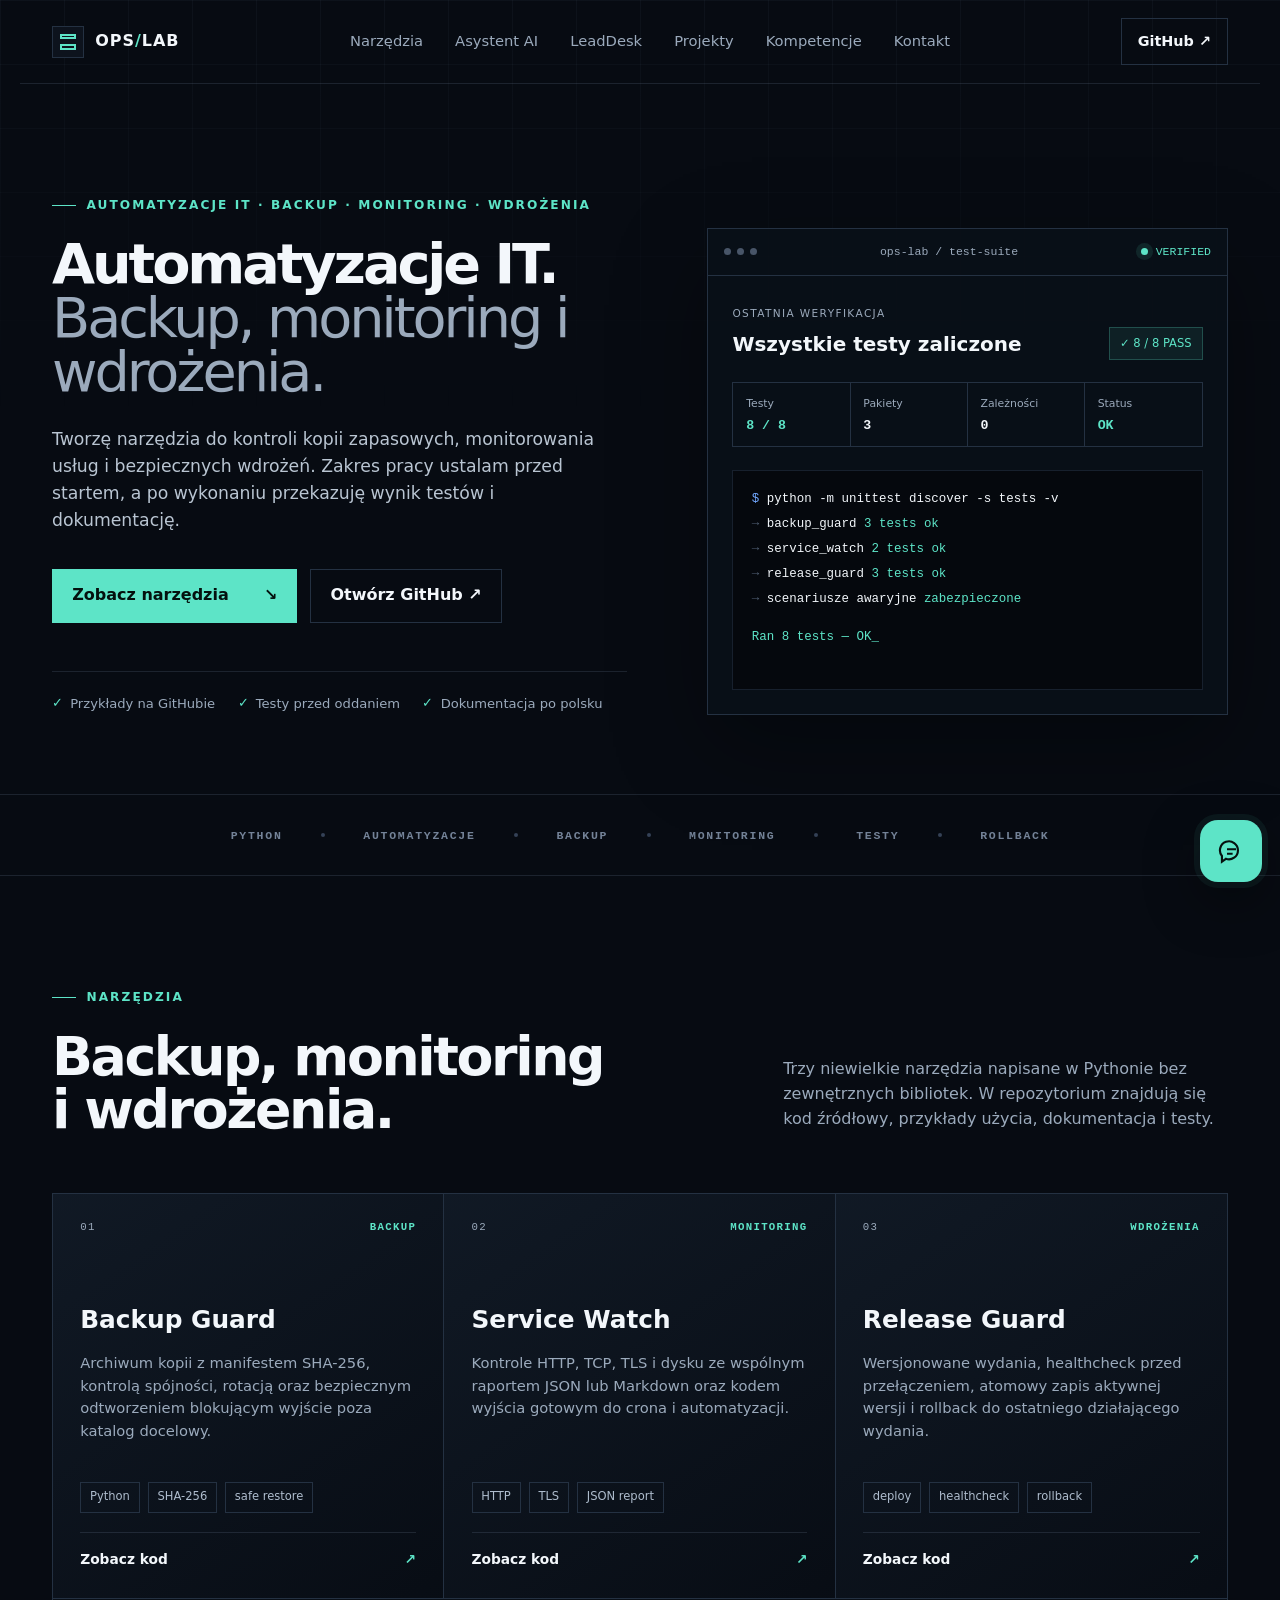
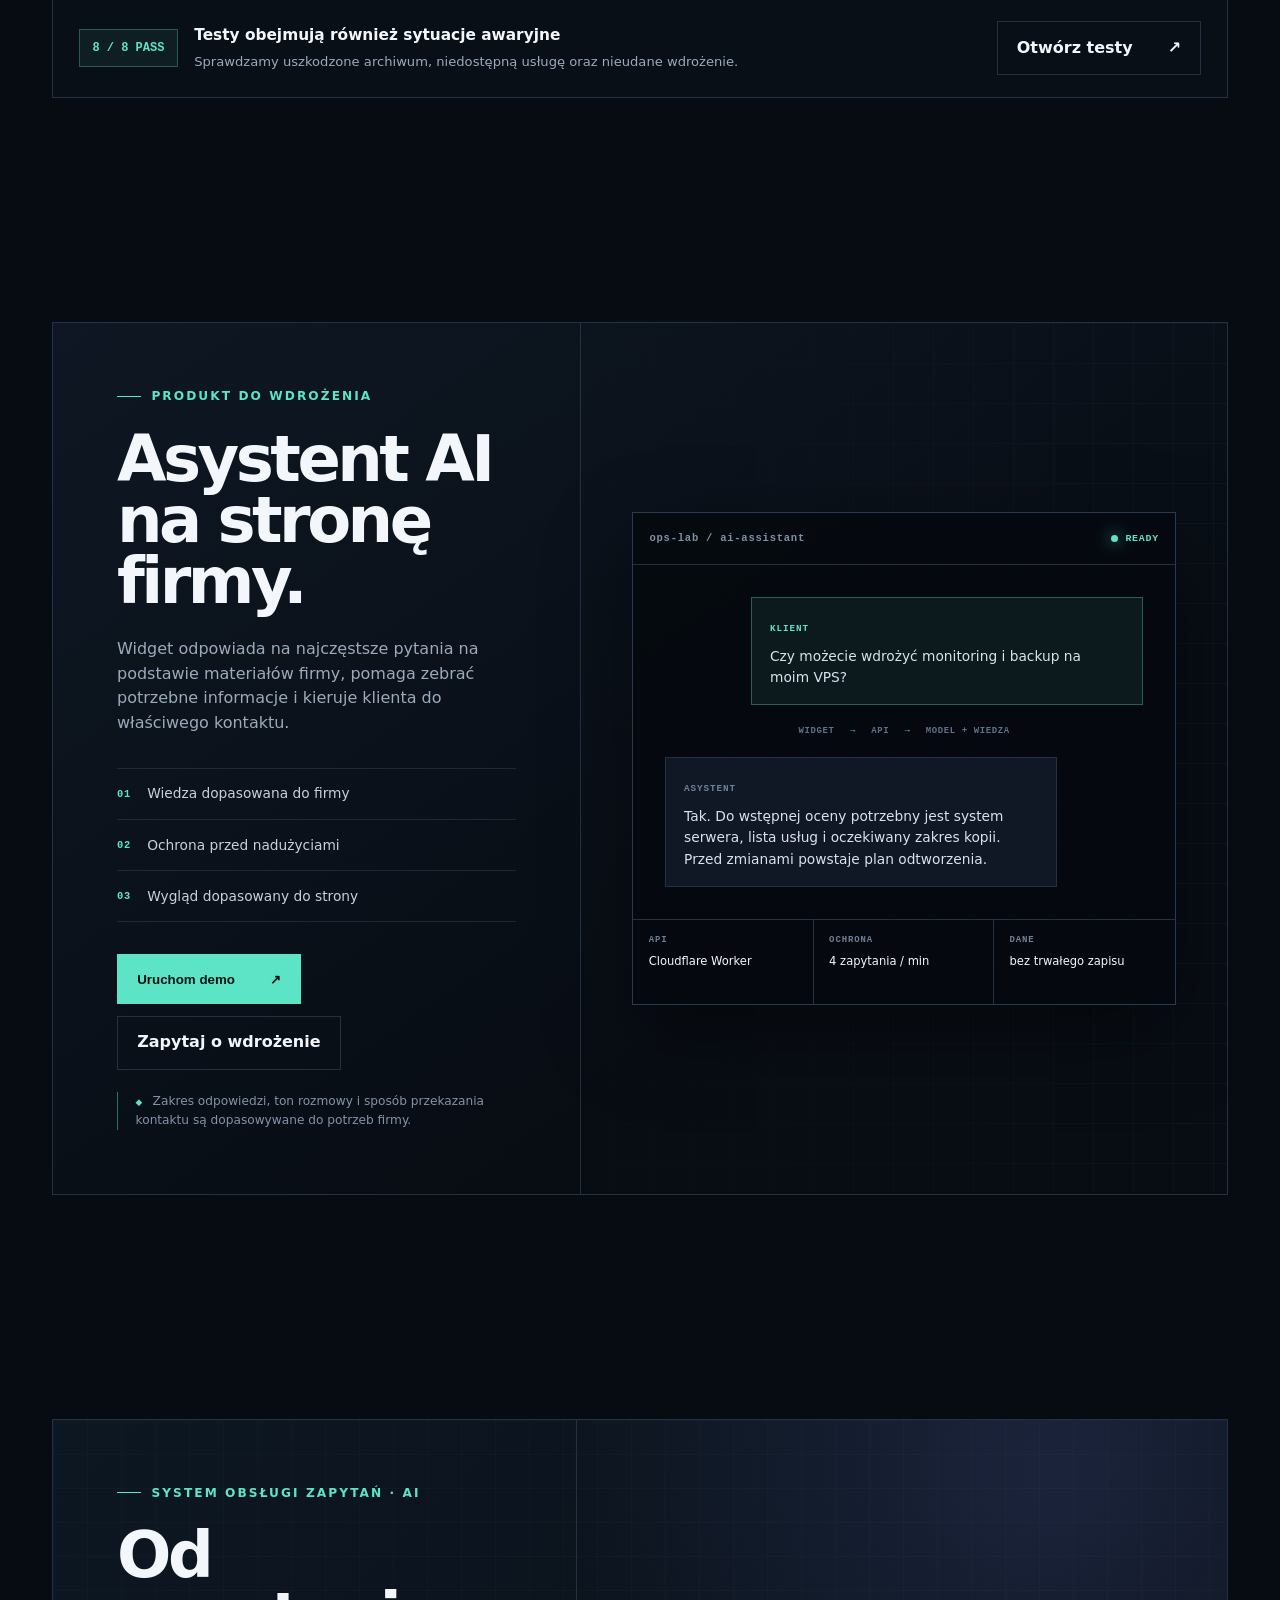
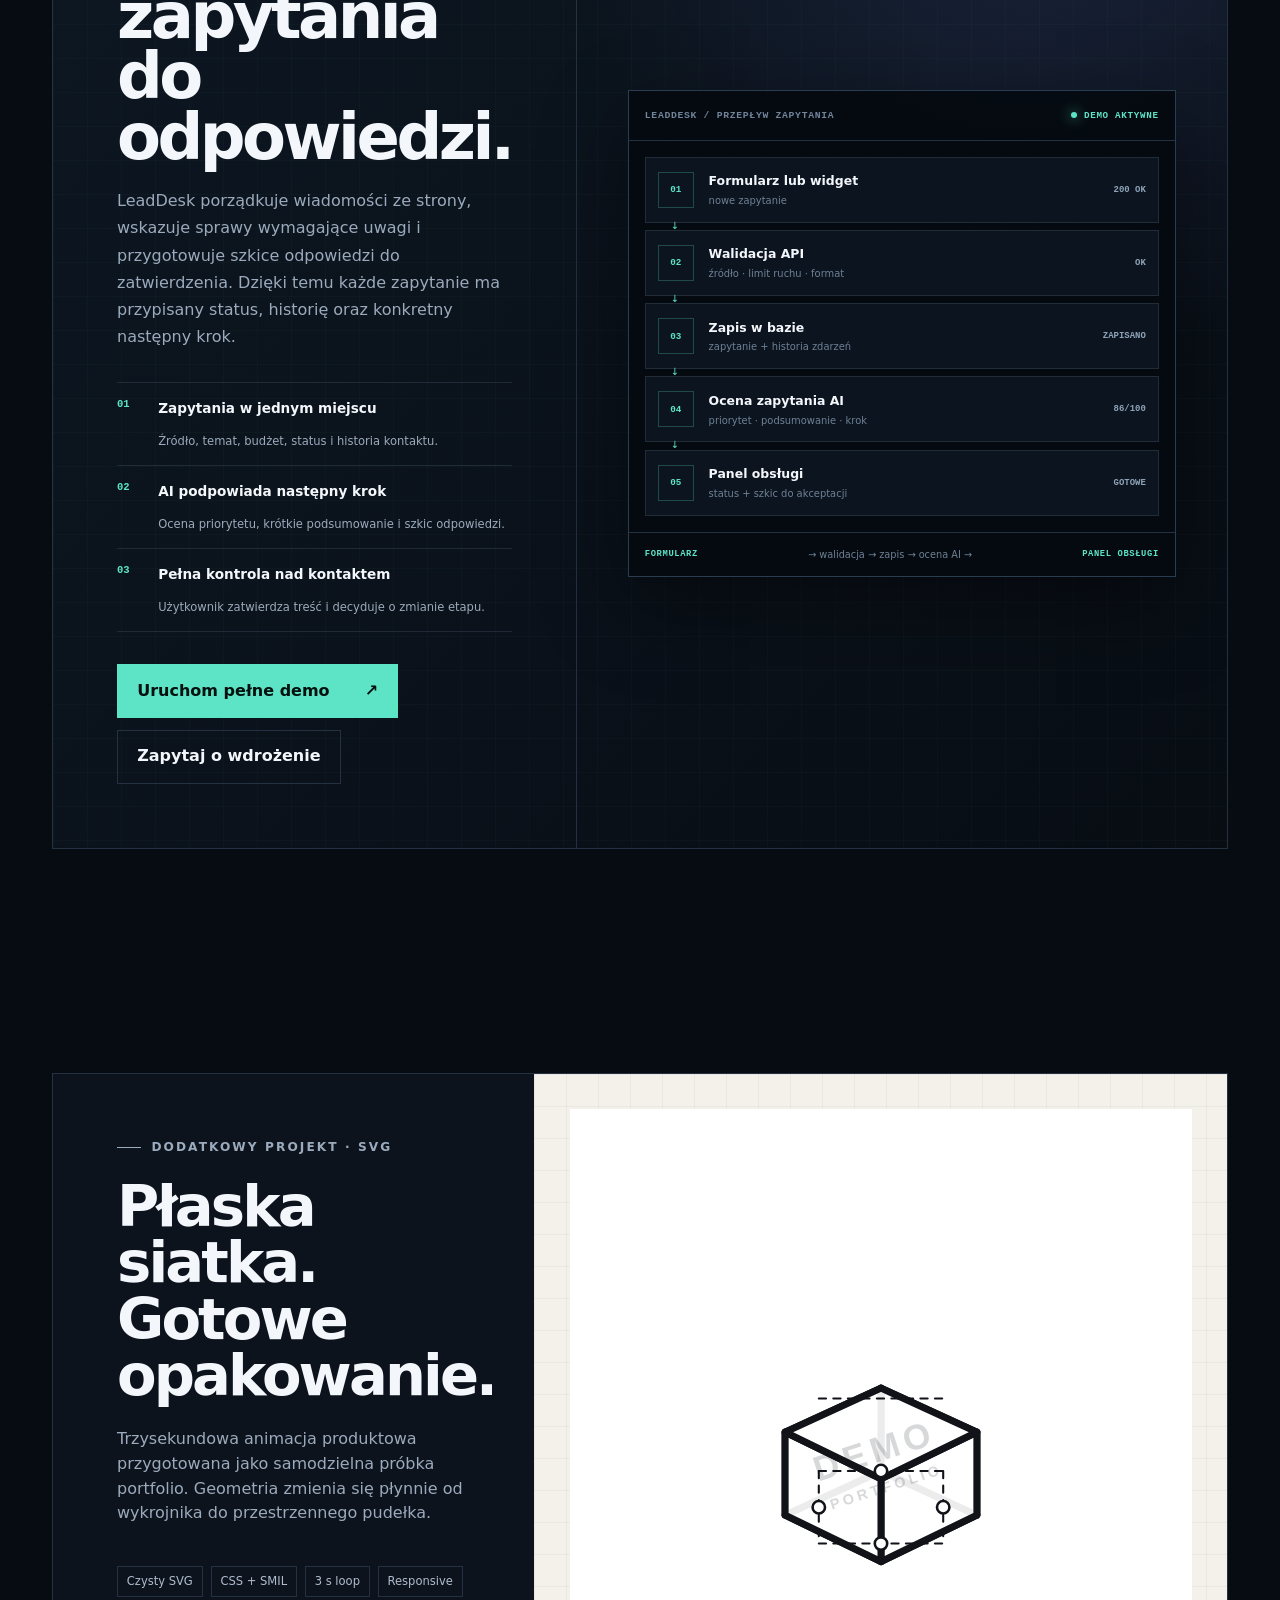
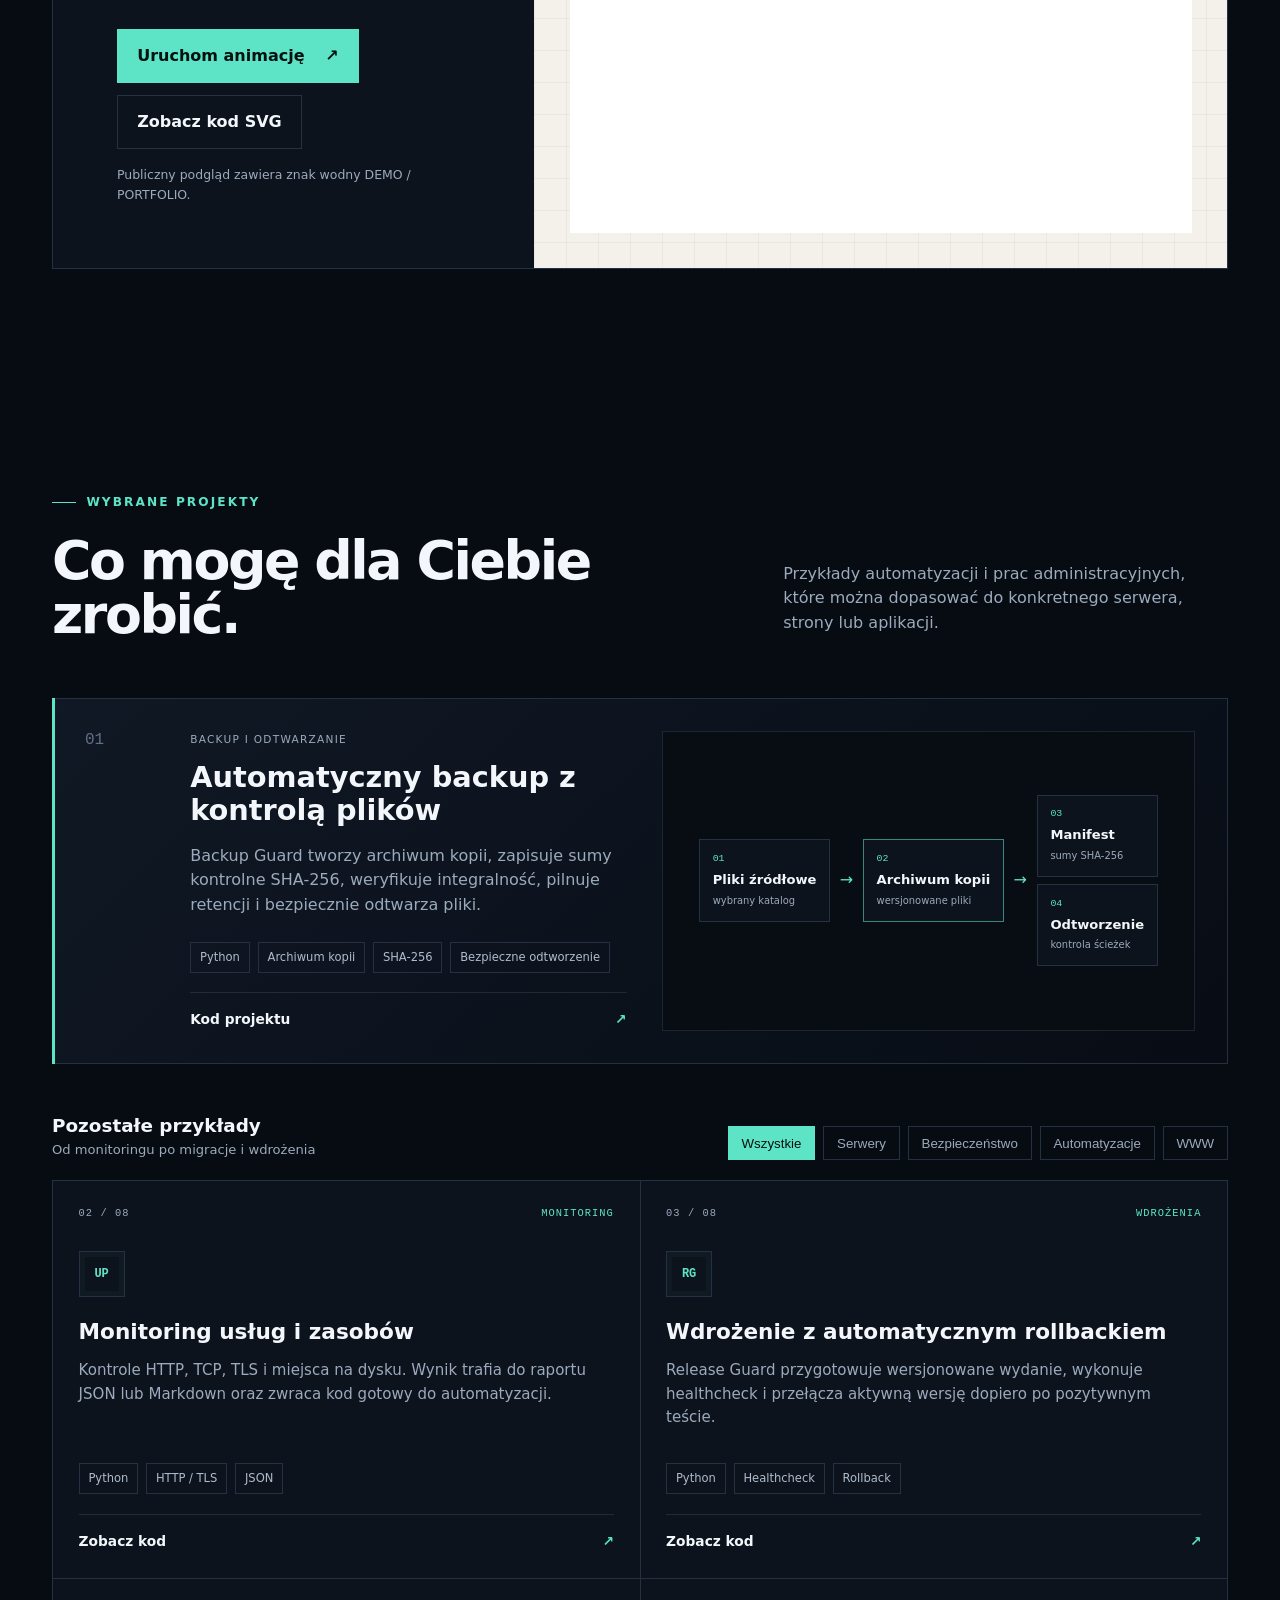
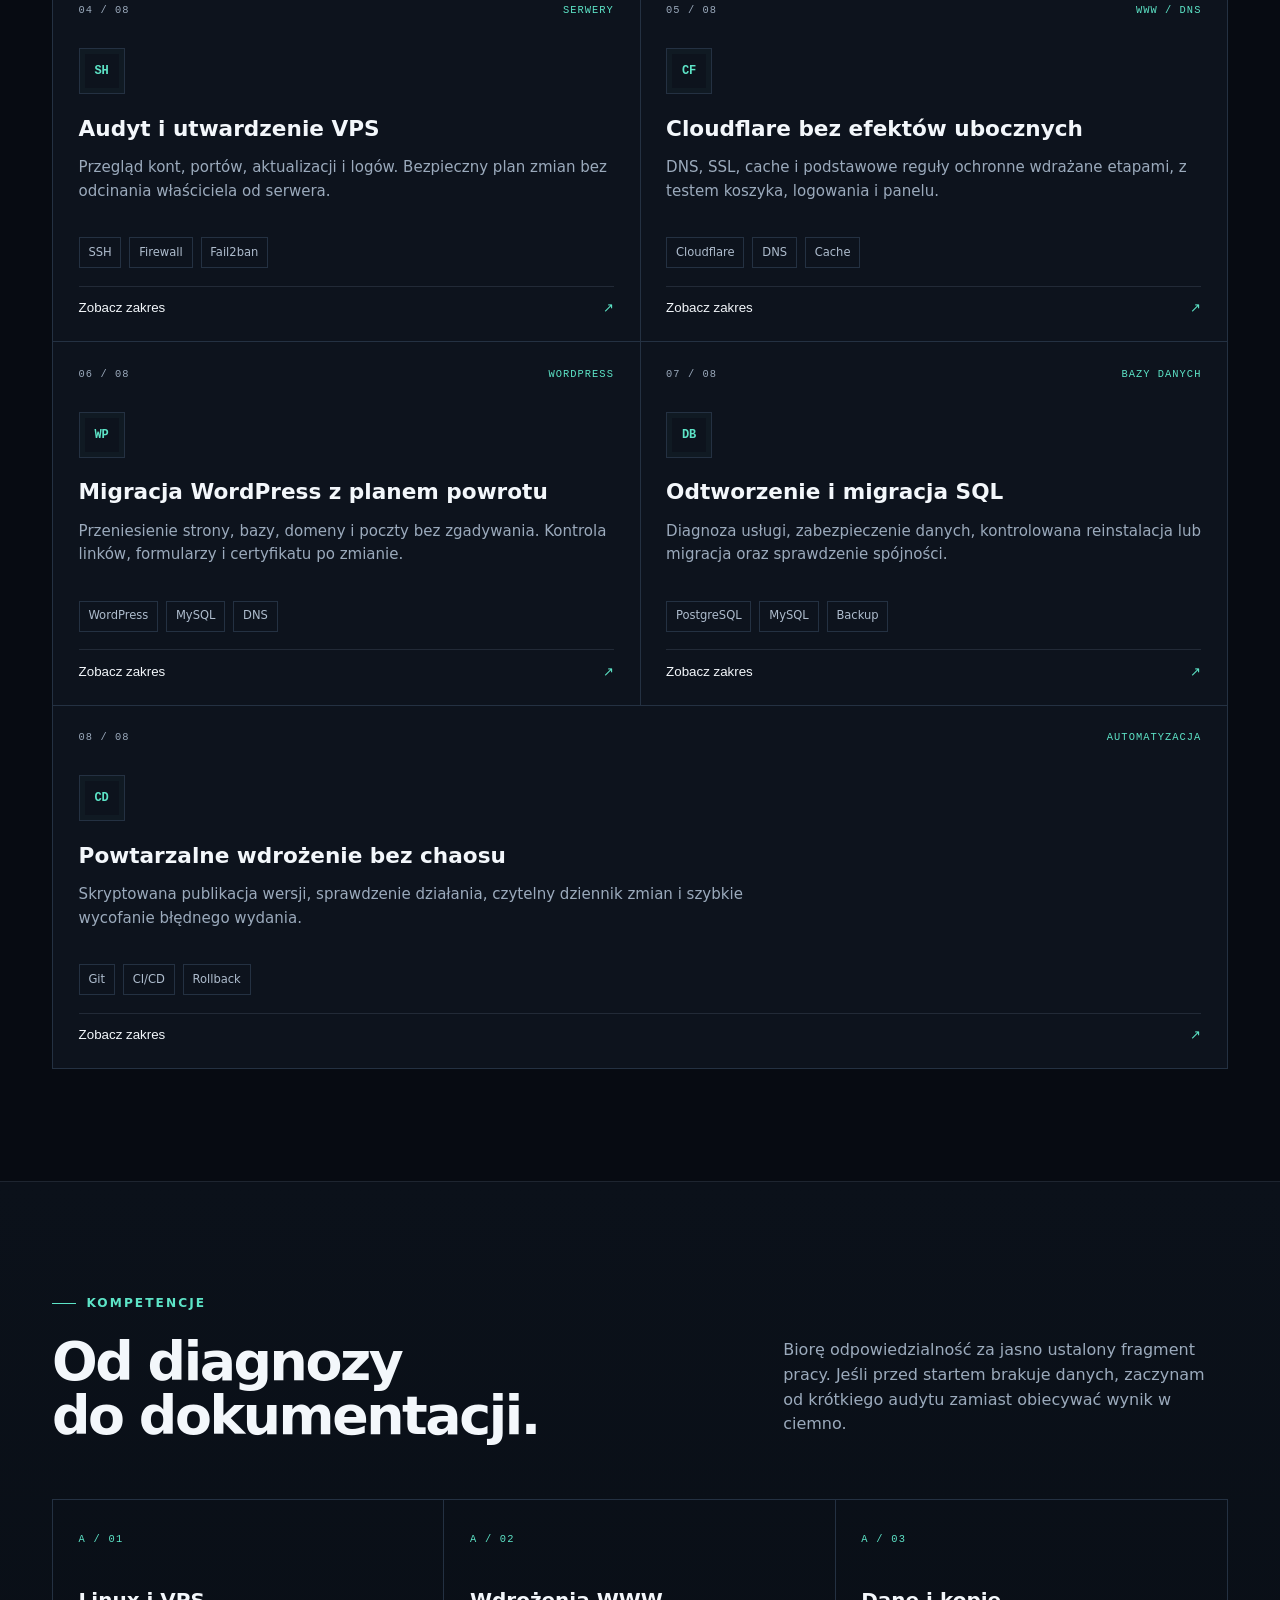
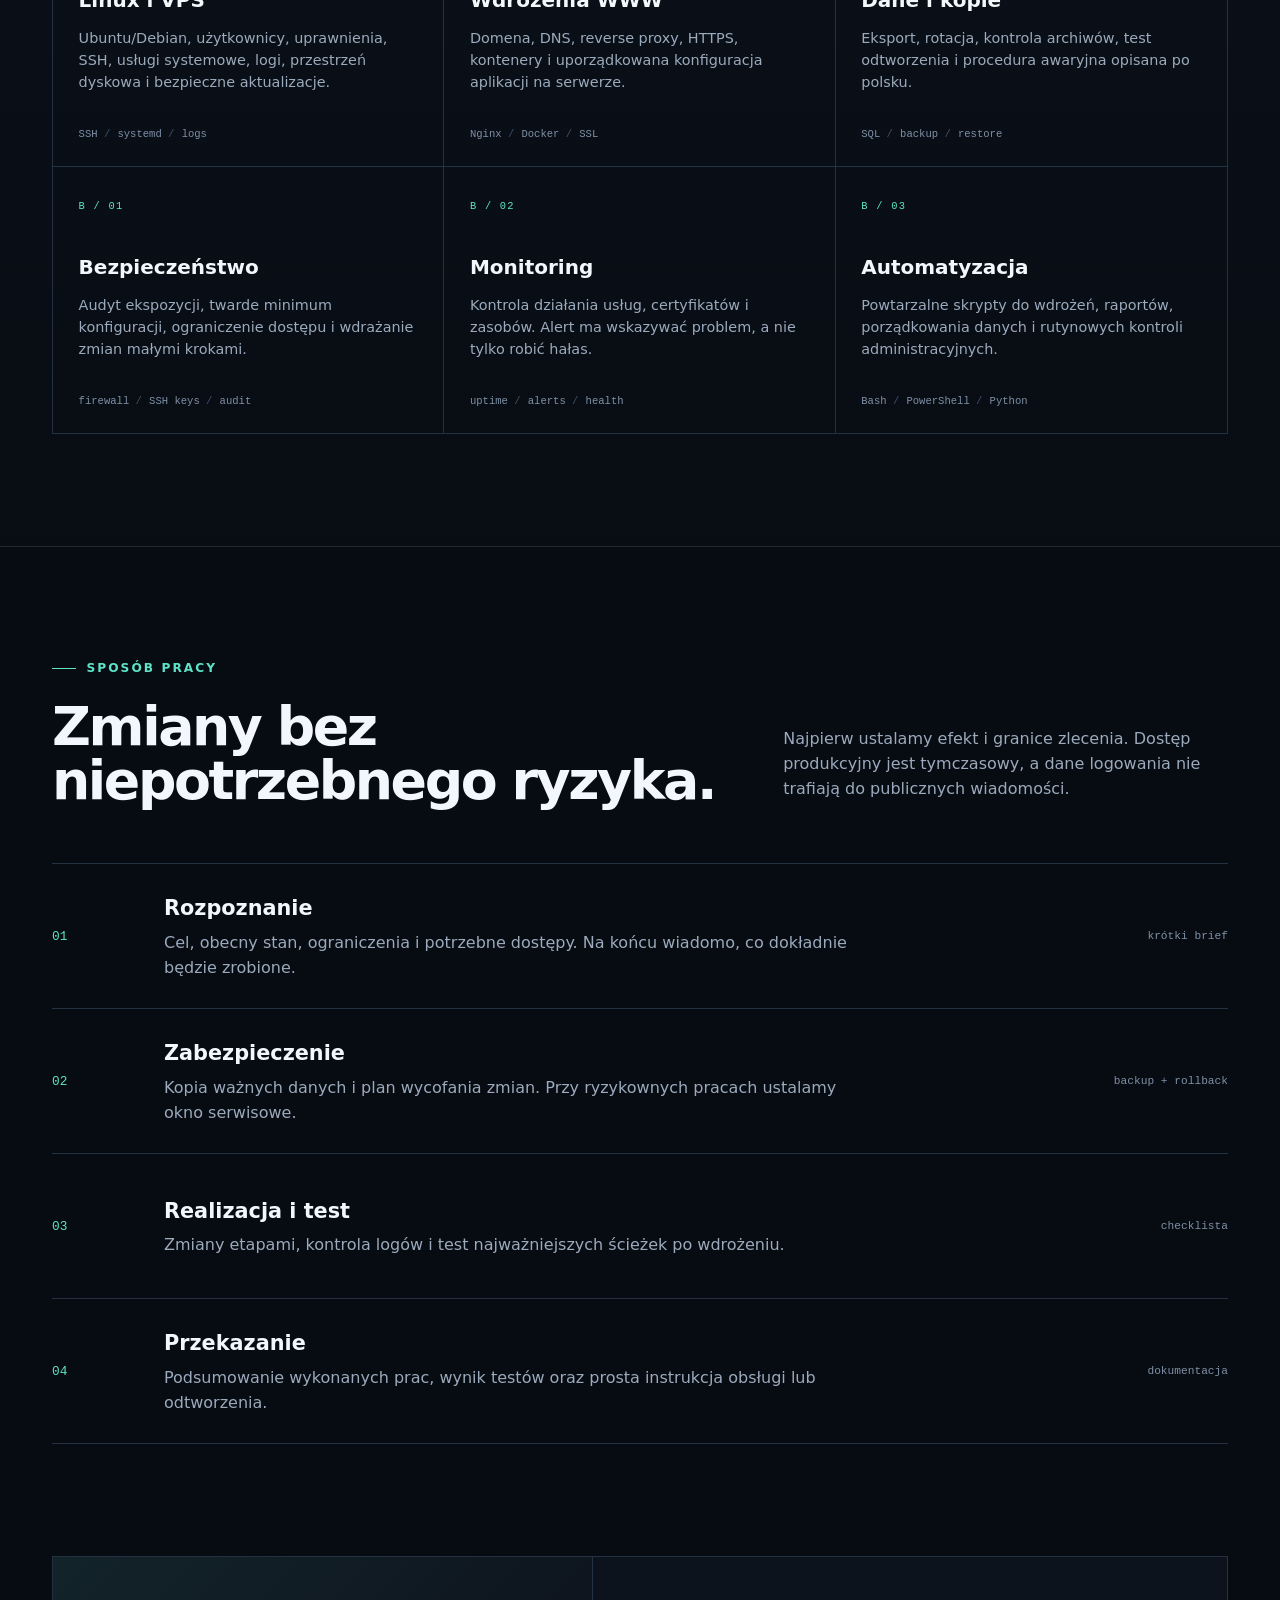
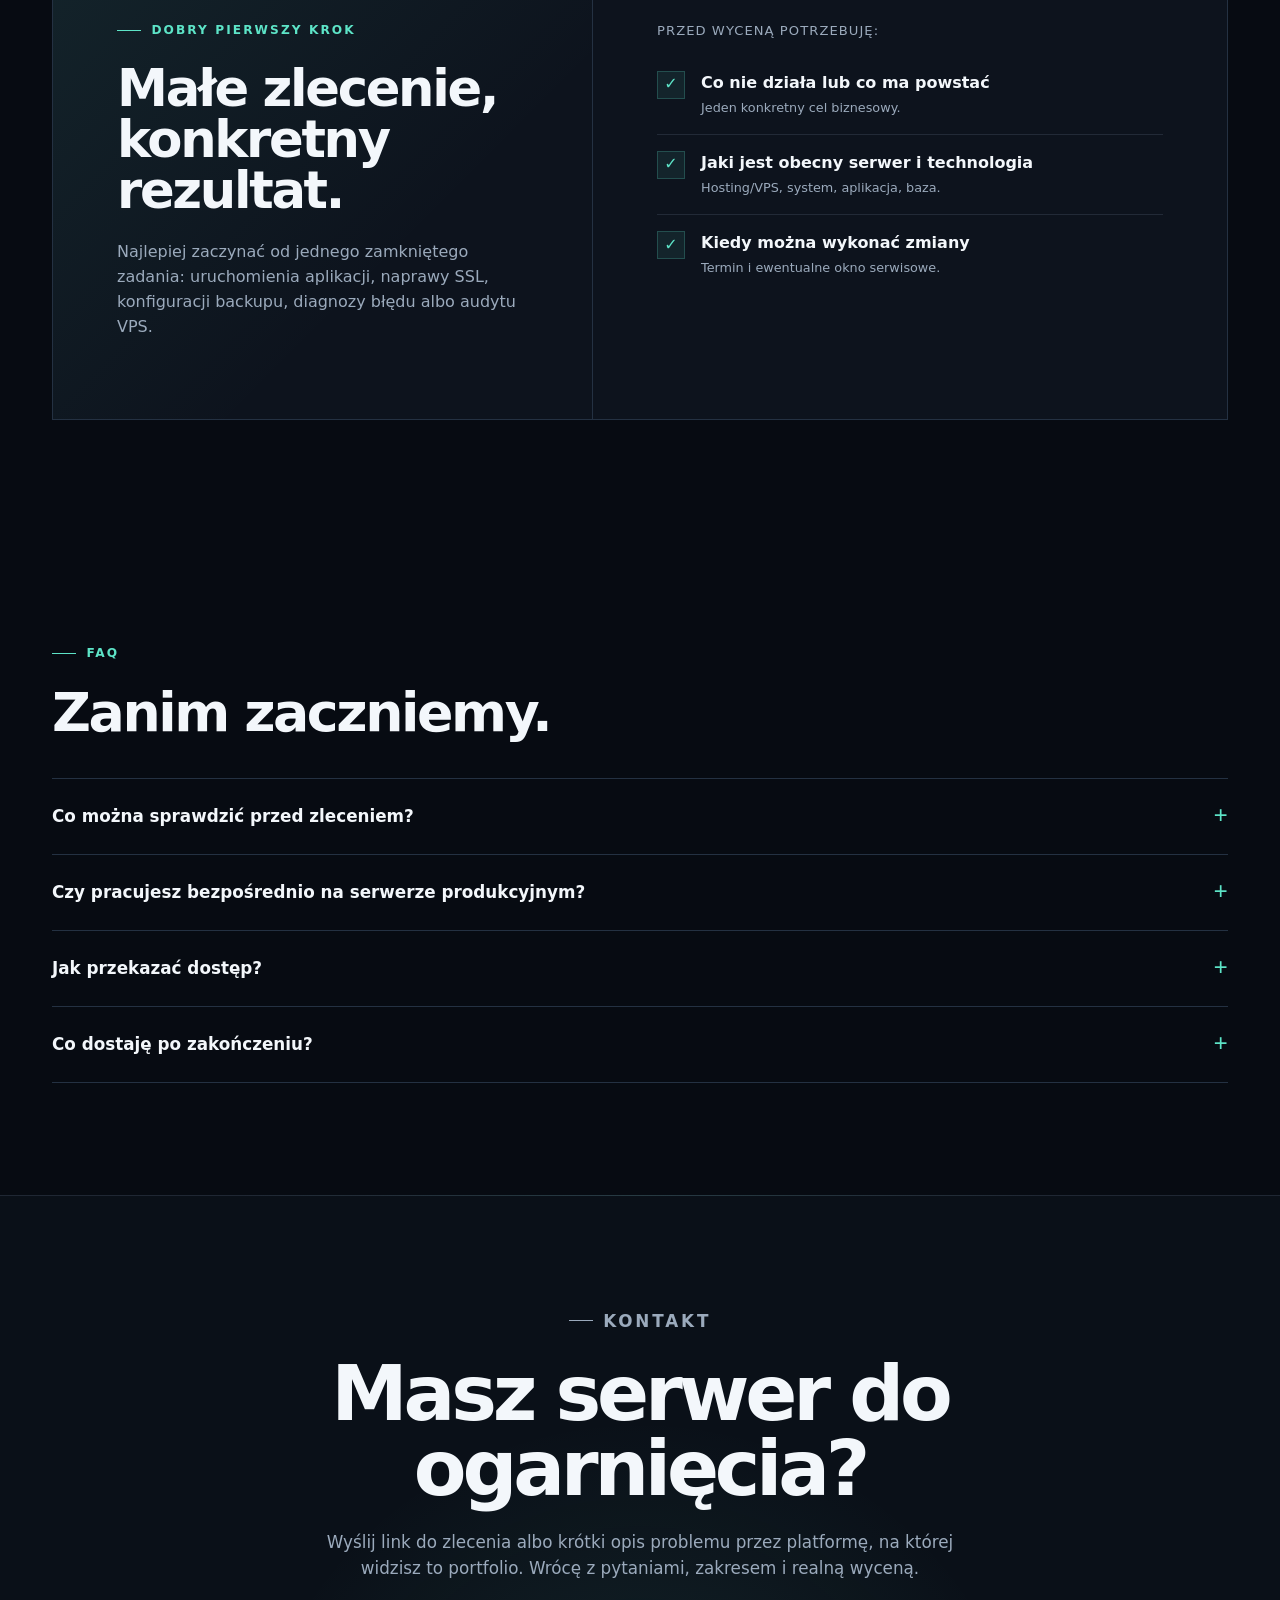
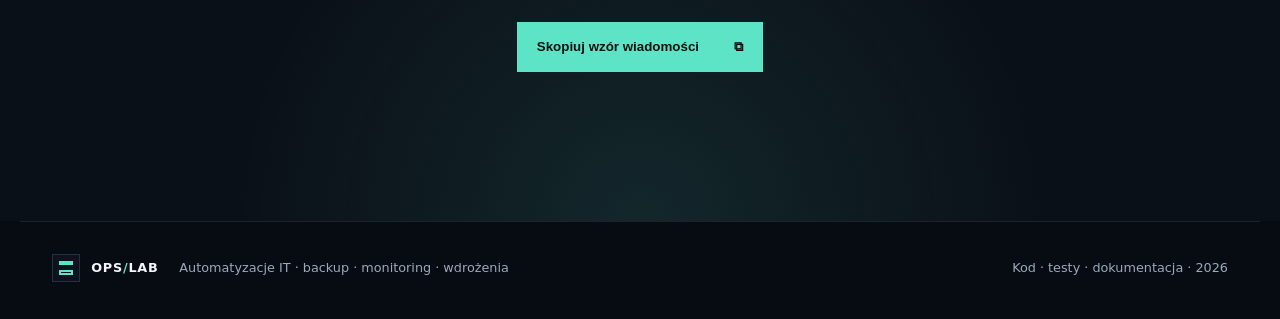
<file: docs/index.html>
<!doctype html>
<html lang="pl">
<head>
  <meta charset="utf-8">
  <meta name="viewport" content="width=device-width, initial-scale=1">
  <title>OPS/LAB — automatyzacje IT, backup, monitoring i AI</title>
  <meta name="description" content="Sprawdzalne automatyzacje IT: backup, monitoring, bezpieczne wdrożenia i asystent AI dla strony firmy. Publiczny kod i testy.">
  <meta name="robots" content="index,follow">
  <meta name="theme-color" content="#070b12">
  <link rel="canonical" href="https://an0th3r.github.io/ops-lab-portfolio/">
  <meta property="og:type" content="website">
  <meta property="og:locale" content="pl_PL">
  <meta property="og:title" content="OPS/LAB — automatyzacje IT, backup, monitoring i AI">
  <meta property="og:description" content="Publiczny kod, dokumentacja i testy. Automatyzacje IT oraz asystent AI, które można sprawdzić przed zleceniem.">
  <meta property="og:url" content="https://an0th3r.github.io/ops-lab-portfolio/">
  <link rel="icon" type="image/svg+xml" href="data:image/svg+xml,%3Csvg xmlns='http://www.w3.org/2000/svg' viewBox='0 0 64 64'%3E%3Crect width='64' height='64' rx='14' fill='%23070b12'/%3E%3Cpath d='M18 20h28v9H18zm0 15h28v9H18z' fill='none' stroke='%235de4c7' stroke-width='4'/%3E%3Ccircle cx='24' cy='24.5' r='2' fill='%235de4c7'/%3E%3Ccircle cx='24' cy='39.5' r='2' fill='%235de4c7'/%3E%3C/svg%3E">
  <link rel="stylesheet" href="styles.css?v=20260912-4">
</head>
<body>
  <a class="skip-link" href="#realizacje">Przejdź do projektów</a>
  <header class="site-header">
    <a class="brand" href="#top" aria-label="Strona główna portfolio">
      <span class="brand-mark" aria-hidden="true"><i></i><i></i></span>
      <span>OPS<span>/</span>LAB</span>
    </a>
    <nav aria-label="Główna nawigacja">
      <a href="#kod">Narzędzia</a>
      <a href="#asystent-ai">Asystent AI</a>
      <a href="#leaddesk">LeadDesk</a>
      <a href="#realizacje">Projekty</a>
      <a href="#kompetencje">Kompetencje</a>
      <a href="#kontakt">Kontakt</a>
    </nav>
    <a class="header-cta" href="https://github.com/An0th3r/ops-lab-portfolio" target="_blank" rel="noreferrer">GitHub ↗</a>
  </header>

  <main id="top">
    <section class="hero" aria-labelledby="hero-title">
      <div class="hero-copy">
        <p class="eyebrow"><span></span> AUTOMATYZACJE IT · BACKUP · MONITORING · WDROŻENIA</p>
        <h1 id="hero-title"><span class="hero-title-line">Automatyzacje&nbsp;IT.</span><br><em>Backup, monitoring i wdrożenia.</em></h1>
        <p class="hero-lead">Tworzę narzędzia do kontroli kopii zapasowych, monitorowania usług i bezpiecznych wdrożeń. Zakres pracy ustalam przed startem, a po wykonaniu przekazuję wynik testów i dokumentację.</p>
        <div class="hero-actions">
          <a class="button button-primary" href="#kod">Zobacz narzędzia <span aria-hidden="true">↘</span></a>
          <a class="button button-ghost" href="https://github.com/An0th3r/ops-lab-portfolio" target="_blank" rel="noreferrer">Otwórz GitHub ↗</a>
        </div>
        <ul class="trust-list" aria-label="Najważniejsze zasady pracy">
          <li><span>✓</span> Przykłady na GitHubie</li>
          <li><span>✓</span> Testy przed oddaniem</li>
          <li><span>✓</span> Dokumentacja po polsku</li>
        </ul>
      </div>

      <div class="ops-panel" aria-label="Wynik uruchomionych testów projektu">
        <div class="panel-head">
          <div class="window-dots" aria-hidden="true"><i></i><i></i><i></i></div>
          <span>ops-lab / test-suite</span>
          <span class="live"><i></i> VERIFIED</span>
        </div>
        <div class="panel-body">
          <div class="deploy-summary">
            <div>
              <span class="micro-label">OSTATNIA WERYFIKACJA</span>
              <strong>Wszystkie testy zaliczone</strong>
            </div>
            <span class="deploy-badge">✓ 8 / 8 PASS</span>
          </div>
          <div class="metric-grid">
            <div><span>Testy</span><strong class="ok">8 / 8</strong></div>
            <div><span>Pakiety</span><strong>3</strong></div>
            <div><span>Zależności</span><strong>0</strong></div>
            <div><span>Status</span><strong class="ok">OK</strong></div>
          </div>
          <div class="terminal" aria-label="Wynik testów automatycznych">
            <p><span class="prompt">$</span> python -m unittest discover -s tests -v</p>
            <p><span class="muted">→</span> backup_guard <span class="ok">3 tests ok</span></p>
            <p><span class="muted">→</span> service_watch <span class="ok">2 tests ok</span></p>
            <p><span class="muted">→</span> release_guard <span class="ok">3 tests ok</span></p>
            <p><span class="muted">→</span> scenariusze awaryjne <span class="ok">zabezpieczone</span></p>
            <p class="terminal-result">Ran 8 tests — OK<span class="cursor">_</span></p>
          </div>
        </div>
      </div>
    </section>

    <section class="proof-strip" aria-label="Obszary techniczne">
      <span>PYTHON</span><i></i><span>AUTOMATYZACJE</span><i></i><span>BACKUP</span><i></i><span>MONITORING</span><i></i><span>TESTY</span><i></i><span>ROLLBACK</span>
    </section>

    <section class="section code-section" id="kod" aria-labelledby="code-title">
      <div class="section-heading">
        <div><p class="eyebrow"><span></span> NARZĘDZIA</p><h2 id="code-title">Backup, monitoring<br>i wdrożenia.</h2></div>
        <p>Trzy niewielkie narzędzia napisane w Pythonie bez zewnętrznych bibliotek. W repozytorium znajdują się kod źródłowy, przykłady użycia, dokumentacja i testy.</p>
      </div>
      <div class="code-grid">
        <article>
          <div class="code-card-head"><span>01</span><strong>BACKUP</strong></div>
          <h3>Backup Guard</h3>
          <p>Archiwum kopii z manifestem SHA-256, kontrolą spójności, rotacją oraz bezpiecznym odtworzeniem blokującym wyjście poza katalog docelowy.</p>
          <ul class="tag-list"><li>Python</li><li>SHA-256</li><li>safe restore</li></ul>
          <a class="repo-button" href="https://github.com/An0th3r/ops-lab-portfolio/tree/main/backup_guard" data-repo-path="tree/main/backup_guard">Zobacz kod <span>↗</span></a>
        </article>
        <article>
          <div class="code-card-head"><span>02</span><strong>MONITORING</strong></div>
          <h3>Service Watch</h3>
          <p>Kontrole HTTP, TCP, TLS i dysku ze wspólnym raportem JSON lub Markdown oraz kodem wyjścia gotowym do crona i automatyzacji.</p>
          <ul class="tag-list"><li>HTTP</li><li>TLS</li><li>JSON report</li></ul>
          <a class="repo-button" href="https://github.com/An0th3r/ops-lab-portfolio/tree/main/service_watch" data-repo-path="tree/main/service_watch">Zobacz kod <span>↗</span></a>
        </article>
        <article>
          <div class="code-card-head"><span>03</span><strong>WDROŻENIA</strong></div>
          <h3>Release Guard</h3>
          <p>Wersjonowane wydania, healthcheck przed przełączeniem, atomowy zapis aktywnej wersji i rollback do ostatniego działającego wydania.</p>
          <ul class="tag-list"><li>deploy</li><li>healthcheck</li><li>rollback</li></ul>
          <a class="repo-button" href="https://github.com/An0th3r/ops-lab-portfolio/tree/main/release_guard" data-repo-path="tree/main/release_guard">Zobacz kod <span>↗</span></a>
        </article>
      </div>
      <div class="test-proof">
        <div><span class="test-status">8 / 8 PASS</span><strong>Testy obejmują również sytuacje awaryjne</strong><p>Sprawdzamy uszkodzone archiwum, niedostępną usługę oraz nieudane wdrożenie.</p></div>
        <a class="button button-ghost" href="https://github.com/An0th3r/ops-lab-portfolio/tree/main/tests" data-repo-path="tree/main/tests">Otwórz testy <span>↗</span></a>
      </div>
    </section>

    <section class="section ai-product-section" id="asystent-ai" aria-labelledby="ai-title">
      <div class="ai-product">
        <div class="ai-product-copy">
          <p class="eyebrow"><span></span> PRODUKT DO WDROŻENIA</p>
          <h2 id="ai-title">Asystent AI<br>na stronę firmy.</h2>
          <p>Widget odpowiada na najczęstsze pytania na podstawie materiałów firmy, pomaga zebrać potrzebne informacje i kieruje klienta do właściwego kontaktu.</p>
          <ul class="ai-checks">
            <li><span>01</span> Wiedza dopasowana do firmy</li>
            <li><span>02</span> Ochrona przed nadużyciami</li>
            <li><span>03</span> Wygląd dopasowany do strony</li>
          </ul>
          <div class="ai-product-actions">
            <button class="button button-primary" type="button" data-open-ai-assistant>Uruchom demo <span aria-hidden="true">↗</span></button>
            <a class="button button-ghost" href="#kontakt">Zapytaj o wdrożenie</a>
          </div>
          <p class="ai-code-note"><span aria-hidden="true">◆</span> Zakres odpowiedzi, ton rozmowy i sposób przekazania kontaktu są dopasowywane do potrzeb firmy.</p>
        </div>
        <div class="ai-product-visual" aria-label="Schemat działania asystenta AI">
          <div class="ai-terminal-head"><span>ops-lab / ai-assistant</span><strong><i></i> READY</strong></div>
          <div class="ai-conversation">
            <div class="ai-message ai-message-user"><small>KLIENT</small><p>Czy możecie wdrożyć monitoring i backup na moim VPS?</p></div>
            <div class="ai-route" aria-hidden="true"><span>WIDGET</span><i>→</i><span>API</span><i>→</i><span>MODEL + WIEDZA</span></div>
            <div class="ai-message ai-message-bot"><small>ASYSTENT</small><p>Tak. Do wstępnej oceny potrzebny jest system serwera, lista usług i oczekiwany zakres kopii. Przed zmianami powstaje plan odtworzenia.</p></div>
          </div>
          <dl class="ai-metrics"><div><dt>API</dt><dd>Cloudflare Worker</dd></div><div><dt>OCHRONA</dt><dd>4 zapytania / min</dd></div><div><dt>DANE</dt><dd>bez trwałego zapisu</dd></div></dl>
        </div>
      </div>
    </section>

    <section class="section leaddesk-section" id="leaddesk" aria-labelledby="leaddesk-title">
      <div class="leaddesk-showcase">
        <div class="leaddesk-copy">
          <p class="eyebrow"><span></span> SYSTEM OBSŁUGI ZAPYTAŃ · AI</p>
          <h2 id="leaddesk-title">Od zapytania<br>do odpowiedzi.</h2>
          <p>LeadDesk porządkuje wiadomości ze strony, wskazuje sprawy wymagające uwagi i przygotowuje szkice odpowiedzi do zatwierdzenia. Dzięki temu każde zapytanie ma przypisany status, historię oraz konkretny następny krok.</p>
          <ul class="leaddesk-points">
            <li><span>01</span><strong>Zapytania w jednym miejscu</strong><small>Źródło, temat, budżet, status i historia kontaktu.</small></li>
            <li><span>02</span><strong>AI podpowiada następny krok</strong><small>Ocena priorytetu, krótkie podsumowanie i szkic odpowiedzi.</small></li>
            <li><span>03</span><strong>Pełna kontrola nad kontaktem</strong><small>Użytkownik zatwierdza treść i decyduje o zmianie etapu.</small></li>
          </ul>
          <div class="ai-product-actions">
            <a class="button button-primary" href="leaddesk/">Uruchom pełne demo <span aria-hidden="true">↗</span></a>
            <a class="button button-ghost" href="#kontakt">Zapytaj o wdrożenie</a>
          </div>
        </div>
        <div class="leaddesk-visual" aria-label="Przepływ zapytania przez LeadDesk AI">
          <header><span>LEADDESK / PRZEPŁYW ZAPYTANIA</span><strong><i></i> DEMO AKTYWNE</strong></header>
          <ol>
            <li><b>01</b><span><strong>Formularz lub widget</strong><small>nowe zapytanie</small></span><em>200 OK</em></li>
            <li><b>02</b><span><strong>Walidacja API</strong><small>źródło · limit ruchu · format</small></span><em>OK</em></li>
            <li><b>03</b><span><strong>Zapis w bazie</strong><small>zapytanie + historia zdarzeń</small></span><em>ZAPISANO</em></li>
            <li><b>04</b><span><strong>Ocena zapytania AI</strong><small>priorytet · podsumowanie · krok</small></span><em>86/100</em></li>
            <li><b>05</b><span><strong>Panel obsługi</strong><small>status + szkic do akceptacji</small></span><em>GOTOWE</em></li>
          </ol>
          <footer><span>FORMULARZ</span> → walidacja → zapis → ocena AI → <span>PANEL OBSŁUGI</span></footer>
        </div>
      </div>
    </section>

    <section class="section motion-section" id="animacja" aria-labelledby="motion-title">
      <div class="motion-layout">
        <div class="motion-copy">
          <p class="eyebrow"><span></span> DODATKOWY PROJEKT · SVG</p>
          <h2 id="motion-title">Płaska siatka.<br>Gotowe opakowanie.</h2>
          <p>Trzysekundowa animacja produktowa przygotowana jako samodzielna próbka portfolio. Geometria zmienia się płynnie od wykrojnika do przestrzennego pudełka.</p>
          <ul class="tag-list"><li>Czysty SVG</li><li>CSS + SMIL</li><li>3 s loop</li><li>Responsive</li></ul>
          <div class="motion-actions">
            <a class="button button-primary" href="animation/">Uruchom animację <span>↗</span></a>
            <a class="button button-ghost" href="https://github.com/An0th3r/ops-lab-portfolio/blob/main/docs/animation/folding-box-demo.svg" target="_blank" rel="noreferrer">Zobacz kod SVG</a>
          </div>
          <p class="motion-note">Publiczny podgląd zawiera znak wodny DEMO / PORTFOLIO.</p>
        </div>
        <div class="motion-stage">
          <object type="image/svg+xml" data="animation/folding-box-demo.svg" aria-label="Animacja składania opakowania">
            <a href="animation/folding-box-demo.svg">Otwórz animację SVG</a>
          </object>
        </div>
      </div>
    </section>

    <section class="section projects-preview" id="realizacje" aria-labelledby="projects-title">
      <div class="section-heading">
        <div><p class="eyebrow"><span></span> WYBRANE PROJEKTY</p><h2 id="projects-title">Co mogę dla Ciebie zrobić.</h2></div>
        <p>Przykłady automatyzacji i prac administracyjnych, które można dopasować do konkretnego serwera, strony lub aplikacji.</p>
      </div>
      <article class="featured-project">
        <div class="project-number">01</div>
        <div class="project-copy">
          <div class="project-meta"><span>BACKUP I ODTWARZANIE</span></div>
          <h3>Automatyczny backup z kontrolą plików</h3>
          <p>Backup Guard tworzy archiwum kopii, zapisuje sumy kontrolne SHA-256, weryfikuje integralność, pilnuje retencji i bezpiecznie odtwarza pliki.</p>
          <ul class="tag-list"><li>Python</li><li>Archiwum kopii</li><li>SHA-256</li><li>Bezpieczne odtworzenie</li></ul>
          <a class="repo-button" href="https://github.com/An0th3r/ops-lab-portfolio/tree/main/backup_guard" data-repo-path="tree/main/backup_guard">Kod projektu <span>↗</span></a>
        </div>
        <div class="architecture" aria-label="Schemat tworzenia i kontroli kopii">
          <div class="arch-node"><span>01</span><strong>Pliki źródłowe</strong><small>wybrany katalog</small></div>
          <div class="arch-arrow" aria-hidden="true">→</div>
          <div class="arch-node active"><span>02</span><strong>Archiwum kopii</strong><small>wersjonowane pliki</small></div>
          <div class="arch-arrow" aria-hidden="true">→</div>
          <div class="arch-stack"><div class="arch-node"><span>03</span><strong>Manifest</strong><small>sumy SHA-256</small></div><div class="arch-node"><span>04</span><strong>Odtworzenie</strong><small>kontrola ścieżek</small></div></div>
        </div>
      </article>

      <div class="project-toolbar" aria-label="Filtrowanie projektów">
        <p><strong>Pozostałe przykłady</strong><span>Od monitoringu po migracje i wdrożenia</span></p>
        <div class="filters" role="group" aria-label="Kategorie projektów">
          <button class="filter is-active" type="button" data-filter="all" aria-pressed="true">Wszystkie</button>
          <button class="filter" type="button" data-filter="server" aria-pressed="false">Serwery</button>
          <button class="filter" type="button" data-filter="security" aria-pressed="false">Bezpieczeństwo</button>
          <button class="filter" type="button" data-filter="automation" aria-pressed="false">Automatyzacje</button>
          <button class="filter" type="button" data-filter="web" aria-pressed="false">WWW</button>
        </div>
      </div>

      <div class="project-grid">
        <article class="project-card" data-category="server automation">
          <div class="card-top"><span class="card-index">02 / 08</span><span class="lab-label">MONITORING</span></div>
          <div class="card-icon" aria-hidden="true">UP</div>
          <h3>Monitoring usług i zasobów</h3>
          <p>Kontrole HTTP, TCP, TLS i miejsca na dysku. Wynik trafia do raportu JSON lub Markdown oraz zwraca kod gotowy do automatyzacji.</p>
          <ul class="tag-list"><li>Python</li><li>HTTP / TLS</li><li>JSON</li></ul>
          <a class="repo-button" href="https://github.com/An0th3r/ops-lab-portfolio/tree/main/service_watch" data-repo-path="tree/main/service_watch">Zobacz kod <span>↗</span></a>
        </article>

        <article class="project-card" data-category="server automation">
          <div class="card-top"><span class="card-index">03 / 08</span><span class="lab-label">WDROŻENIA</span></div>
          <div class="card-icon" aria-hidden="true">RG</div>
          <h3>Wdrożenie z automatycznym rollbackiem</h3>
          <p>Release Guard przygotowuje wersjonowane wydanie, wykonuje healthcheck i przełącza aktywną wersję dopiero po pozytywnym teście.</p>
          <ul class="tag-list"><li>Python</li><li>Healthcheck</li><li>Rollback</li></ul>
          <a class="repo-button" href="https://github.com/An0th3r/ops-lab-portfolio/tree/main/release_guard" data-repo-path="tree/main/release_guard">Zobacz kod <span>↗</span></a>
        </article>

        <article class="project-card" data-category="server security">
          <div class="card-top"><span class="card-index">04 / 08</span><span class="lab-label">SERWERY</span></div>
          <div class="card-icon" aria-hidden="true">SH</div>
          <h3>Audyt i utwardzenie VPS</h3>
          <p>Przegląd kont, portów, aktualizacji i logów. Bezpieczny plan zmian bez odcinania właściciela od serwera.</p>
          <ul class="tag-list"><li>SSH</li><li>Firewall</li><li>Fail2ban</li></ul>
          <button class="case-button" type="button" data-case="hardening">Zobacz zakres <span>↗</span></button>
        </article>

        <article class="project-card" data-category="web security">
          <div class="card-top"><span class="card-index">05 / 08</span><span class="lab-label">WWW / DNS</span></div>
          <div class="card-icon" aria-hidden="true">CF</div>
          <h3>Cloudflare bez efektów ubocznych</h3>
          <p>DNS, SSL, cache i podstawowe reguły ochronne wdrażane etapami, z testem koszyka, logowania i panelu.</p>
          <ul class="tag-list"><li>Cloudflare</li><li>DNS</li><li>Cache</li></ul>
          <button class="case-button" type="button" data-case="cloudflare">Zobacz zakres <span>↗</span></button>
        </article>

        <article class="project-card" data-category="web server">
          <div class="card-top"><span class="card-index">06 / 08</span><span class="lab-label">WORDPRESS</span></div>
          <div class="card-icon" aria-hidden="true">WP</div>
          <h3>Migracja WordPress z planem powrotu</h3>
          <p>Przeniesienie strony, bazy, domeny i poczty bez zgadywania. Kontrola linków, formularzy i certyfikatu po zmianie.</p>
          <ul class="tag-list"><li>WordPress</li><li>MySQL</li><li>DNS</li></ul>
          <button class="case-button" type="button" data-case="wordpress">Zobacz zakres <span>↗</span></button>
        </article>

        <article class="project-card" data-category="server automation">
          <div class="card-top"><span class="card-index">07 / 08</span><span class="lab-label">BAZY DANYCH</span></div>
          <div class="card-icon" aria-hidden="true">DB</div>
          <h3>Odtworzenie i migracja SQL</h3>
          <p>Diagnoza usługi, zabezpieczenie danych, kontrolowana reinstalacja lub migracja oraz sprawdzenie spójności.</p>
          <ul class="tag-list"><li>PostgreSQL</li><li>MySQL</li><li>Backup</li></ul>
          <button class="case-button" type="button" data-case="sql">Zobacz zakres <span>↗</span></button>
        </article>

        <article class="project-card" data-category="automation server">
          <div class="card-top"><span class="card-index">08 / 08</span><span class="lab-label">AUTOMATYZACJA</span></div>
          <div class="card-icon" aria-hidden="true">CD</div>
          <h3>Powtarzalne wdrożenie bez chaosu</h3>
          <p>Skryptowana publikacja wersji, sprawdzenie działania, czytelny dziennik zmian i szybkie wycofanie błędnego wydania.</p>
          <ul class="tag-list"><li>Git</li><li>CI/CD</li><li>Rollback</li></ul>
          <button class="case-button" type="button" data-case="deployment">Zobacz zakres <span>↗</span></button>
        </article>

      </div>
    </section>

    <section class="competence-section" id="kompetencje" aria-labelledby="skills-title">
      <div class="section competence-inner">
        <div class="section-heading">
          <div><p class="eyebrow"><span></span> KOMPETENCJE</p><h2 id="skills-title">Od diagnozy<br>do dokumentacji.</h2></div>
          <p>Biorę odpowiedzialność za jasno ustalony fragment pracy. Jeśli przed startem brakuje danych, zaczynam od krótkiego audytu zamiast obiecywać wynik w ciemno.</p>
        </div>
        <div class="skill-matrix">
          <article><span class="skill-no">A / 01</span><h3>Linux i VPS</h3><p>Ubuntu/Debian, użytkownicy, uprawnienia, SSH, usługi systemowe, logi, przestrzeń dyskowa i bezpieczne aktualizacje.</p><div><span>SSH</span><span>systemd</span><span>logs</span></div></article>
          <article><span class="skill-no">A / 02</span><h3>Wdrożenia WWW</h3><p>Domena, DNS, reverse proxy, HTTPS, kontenery i uporządkowana konfiguracja aplikacji na serwerze.</p><div><span>Nginx</span><span>Docker</span><span>SSL</span></div></article>
          <article><span class="skill-no">A / 03</span><h3>Dane i kopie</h3><p>Eksport, rotacja, kontrola archiwów, test odtworzenia i procedura awaryjna opisana po polsku.</p><div><span>SQL</span><span>backup</span><span>restore</span></div></article>
          <article><span class="skill-no">B / 01</span><h3>Bezpieczeństwo</h3><p>Audyt ekspozycji, twarde minimum konfiguracji, ograniczenie dostępu i wdrażanie zmian małymi krokami.</p><div><span>firewall</span><span>SSH keys</span><span>audit</span></div></article>
          <article><span class="skill-no">B / 02</span><h3>Monitoring</h3><p>Kontrola działania usług, certyfikatów i zasobów. Alert ma wskazywać problem, a nie tylko robić hałas.</p><div><span>uptime</span><span>alerts</span><span>health</span></div></article>
          <article><span class="skill-no">B / 03</span><h3>Automatyzacja</h3><p>Powtarzalne skrypty do wdrożeń, raportów, porządkowania danych i rutynowych kontroli administracyjnych.</p><div><span>Bash</span><span>PowerShell</span><span>Python</span></div></article>
        </div>
      </div>
    </section>

    <section class="section process-section" id="proces" aria-labelledby="process-title">
      <div class="section-heading">
        <div><p class="eyebrow"><span></span> SPOSÓB PRACY</p><h2 id="process-title">Zmiany bez<br>niepotrzebnego ryzyka.</h2></div>
        <p>Najpierw ustalamy efekt i granice zlecenia. Dostęp produkcyjny jest tymczasowy, a dane logowania nie trafiają do publicznych wiadomości.</p>
      </div>
      <ol class="process-list">
        <li><span>01</span><div><h3>Rozpoznanie</h3><p>Cel, obecny stan, ograniczenia i potrzebne dostępy. Na końcu wiadomo, co dokładnie będzie zrobione.</p></div><small>krótki brief</small></li>
        <li><span>02</span><div><h3>Zabezpieczenie</h3><p>Kopia ważnych danych i plan wycofania zmian. Przy ryzykownych pracach ustalamy okno serwisowe.</p></div><small>backup + rollback</small></li>
        <li><span>03</span><div><h3>Realizacja i test</h3><p>Zmiany etapami, kontrola logów i test najważniejszych ścieżek po wdrożeniu.</p></div><small>checklista</small></li>
        <li><span>04</span><div><h3>Przekazanie</h3><p>Podsumowanie wykonanych prac, wynik testów oraz prosta instrukcja obsługi lub odtworzenia.</p></div><small>dokumentacja</small></li>
      </ol>
    </section>

    <section class="section scope-section" aria-labelledby="scope-title">
      <div class="scope-box">
        <div class="scope-copy"><p class="eyebrow"><span></span> DOBRY PIERWSZY KROK</p><h2 id="scope-title">Małe zlecenie,<br>konkretny rezultat.</h2><p>Najlepiej zaczynać od jednego zamkniętego zadania: uruchomienia aplikacji, naprawy SSL, konfiguracji backupu, diagnozy błędu albo audytu VPS.</p></div>
        <div class="scope-checklist">
          <p>Przed wyceną potrzebuję:</p>
          <ul><li><i>✓</i><span><strong>Co nie działa lub co ma powstać</strong><small>Jeden konkretny cel biznesowy.</small></span></li><li><i>✓</i><span><strong>Jaki jest obecny serwer i technologia</strong><small>Hosting/VPS, system, aplikacja, baza.</small></span></li><li><i>✓</i><span><strong>Kiedy można wykonać zmiany</strong><small>Termin i ewentualne okno serwisowe.</small></span></li></ul>
        </div>
      </div>
    </section>

    <section class="section faq-section" aria-labelledby="faq-title">
      <div class="section-heading compact-heading"><div><p class="eyebrow"><span></span> FAQ</p><h2 id="faq-title">Zanim zaczniemy.</h2></div></div>
      <div class="faq-list">
        <details><summary>Co można sprawdzić przed zleceniem?<span>+</span></summary><p>Backup Guard, Service Watch i Release Guard mają publiczny, uruchamialny kod oraz testy. Osobno dostępna jest animacja SVG, a pozostałe pozycje prezentują plan realizacji konkretnych usług.</p></details>
        <details><summary>Czy pracujesz bezpośrednio na serwerze produkcyjnym?<span>+</span></summary><p>Tak, gdy wymaga tego zadanie, ale dopiero po ustaleniu zakresu, zabezpieczeniu danych i sposobu powrotu. Proste elementy najpierw odtwarzam w środowisku testowym.</p></details>
        <details><summary>Jak przekazać dostęp?<span>+</span></summary><p>Najlepiej przez tymczasowe konto z minimalnymi uprawnieniami lub bezpieczny kanał platformy. Haseł i kluczy nie należy umieszczać w publicznym opisie zlecenia.</p></details>
        <details><summary>Co dostaję po zakończeniu?<span>+</span></summary><p>Ustalony rezultat, informację o wykonanych zmianach, wynik kontroli oraz krótką instrukcję. Zakres poprawek i wsparcia po wdrożeniu ustalamy przed startem.</p></details>
      </div>
    </section>

    <section class="contact-section" id="kontakt" aria-labelledby="contact-title">
      <div class="contact-inner">
        <p class="eyebrow"><span></span> KONTAKT</p>
        <h2 id="contact-title">Masz serwer do ogarnięcia?</h2>
        <p>Wyślij link do zlecenia albo krótki opis problemu przez platformę, na której widzisz to portfolio. Wrócę z pytaniami, zakresem i realną wyceną.</p>
        <button class="button button-primary copy-brief" type="button" data-copy="Dzień dobry, potrzebuję pomocy z: [krótki opis]. Obecne środowisko: [hosting/VPS/system]. Oczekiwany rezultat: [co ma działać]. Termin: [data]. Czy możesz ocenić zakres i przygotować wycenę?">Skopiuj wzór wiadomości <span>⧉</span></button>
        <span class="copy-status" role="status" aria-live="polite"></span>
      </div>
    </section>
  </main>

  <dialog class="case-dialog" aria-labelledby="case-title">
    <button class="dialog-close" type="button" aria-label="Zamknij szczegóły">×</button>
    <p class="eyebrow"><span></span> SZCZEGÓŁY PROJEKTU</p>
    <h2 id="case-title"></h2>
    <p class="dialog-intro" id="case-intro"></p>
    <div class="dialog-grid"><div><span>PROBLEM</span><p id="case-problem"></p></div><div><span>ROZWIĄZANIE</span><p id="case-solution"></p></div><div><span>KONTROLA</span><p id="case-check"></p></div><div><span>PRZEKAZANIE</span><p id="case-handoff"></p></div></div>
  </dialog>

  <footer><div><a class="brand" href="#top"><span class="brand-mark" aria-hidden="true"><i></i><i></i></span><span>OPS<span>/</span>LAB</span></a><p>Automatyzacje IT · backup · monitoring · wdrożenia</p></div><p>Kod · testy · dokumentacja · 2026</p></footer>
  <script src="script.js?v=20260912-3"></script>
  <script src="ai-assistant-widget.min.js?v=20260912-1" data-endpoint="https://ops-lab-ai-assistant.ops-lab-ai-assistant.workers.dev/api/chat" data-brand="OPS/LAB" data-accent="#5de4c7" defer></script>
</body>
</html>
</file>
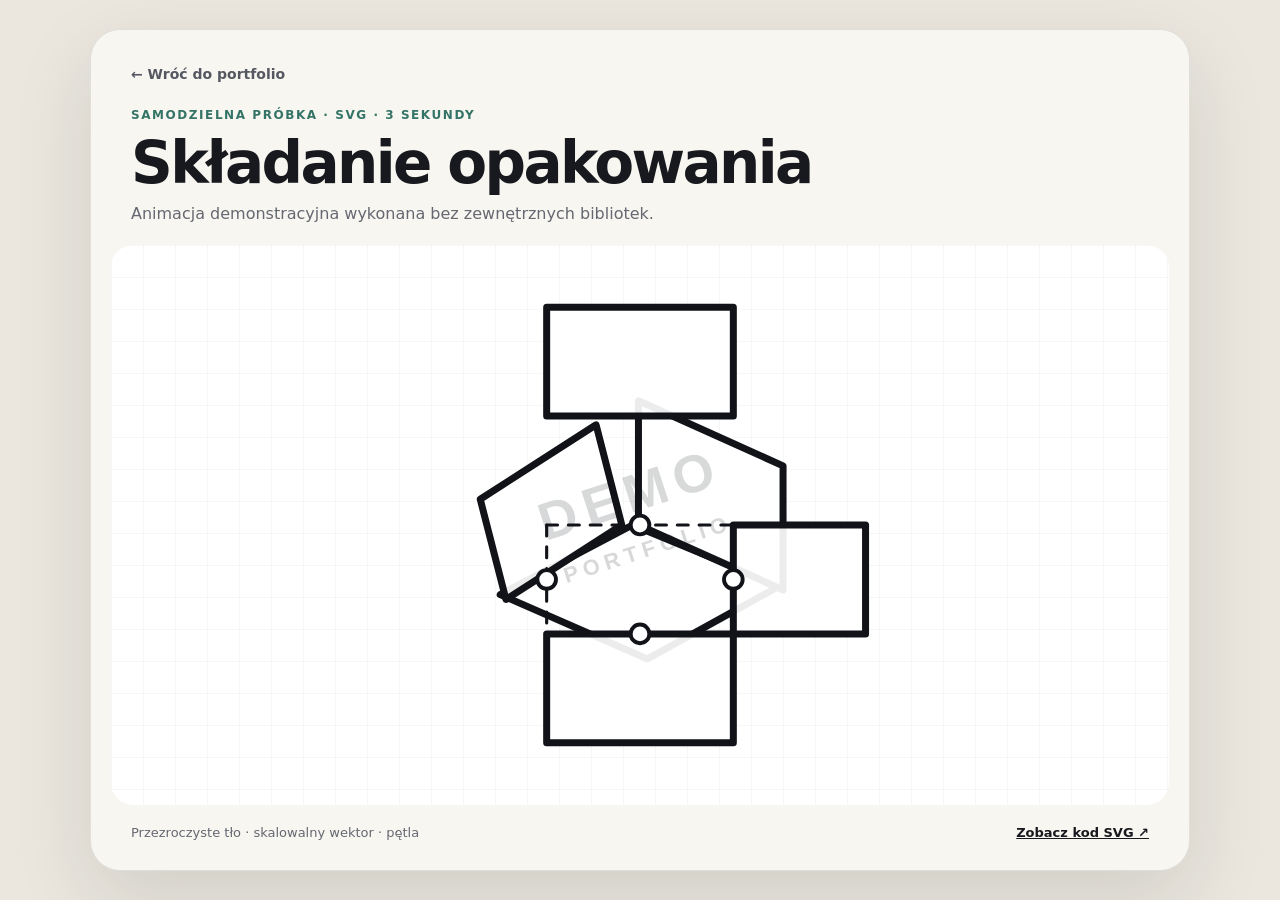
<file: docs/animation/index.html>
<!doctype html>
<html lang="pl">
<head>
  <meta charset="utf-8">
  <meta name="viewport" content="width=device-width,initial-scale=1">
  <meta name="description" content="Trzysekundowa animacja SVG pokazująca składanie płaskiej siatki w opakowanie.">
  <meta name="robots" content="index,follow">
  <meta name="theme-color" content="#ebe7df">
  <link rel="canonical" href="https://an0th3r.github.io/ops-lab-portfolio/animation/">
  <title>Animacja SVG — składanie opakowania | OPS/LAB</title>
  <style>
    * { box-sizing: border-box; }
    body { margin: 0; min-height: 100vh; padding: 28px; display: grid; place-items: center; color: #17191e; background: #ebe7df; font-family: Inter, ui-sans-serif, system-ui, -apple-system, "Segoe UI", sans-serif; }
    main { width: min(1100px, 100%); overflow: hidden; border: 1px solid rgba(23,25,30,.1); border-radius: 30px; background: #f8f6f1; box-shadow: 0 28px 80px rgba(23,25,30,.12); }
    header { padding: 34px 40px 22px; }
    .back { display: inline-block; margin-bottom: 26px; color: #555861; font-size: 14px; font-weight: 750; text-decoration: none; }
    .back:hover, .back:focus-visible { color: #17191e; }
    .meta { margin: 0 0 12px; color: #347466; font-size: 12px; font-weight: 850; letter-spacing: .13em; }
    h1 { margin: 0; font-size: clamp(30px, 5vw, 58px); line-height: 1; letter-spacing: -.045em; }
    p { margin: 12px 0 0; color: #656871; font-size: 16px; }
    .stage { min-height: 560px; margin: 0 20px 20px; overflow: hidden; border-radius: 22px; background-color: #fff; background-image: linear-gradient(rgba(21,23,28,.035) 1px, transparent 1px), linear-gradient(90deg, rgba(21,23,28,.035) 1px, transparent 1px); background-size: 32px 32px; }
    object { display: block; width: 100%; height: 560px; }
    footer { padding: 0 40px 30px; display: flex; flex-wrap: wrap; justify-content: space-between; gap: 12px; color: #656871; font-size: 13px; }
    footer a { color: #17191e; font-weight: 800; }
    @media (max-width: 650px) { body { padding: 10px; } header { padding: 27px 25px 18px; } .stage { min-height: 390px; } object { height: 390px; } footer { padding: 0 25px 25px; } }
  </style>
</head>
<body>
  <main>
    <header>
      <a class="back" href="../">← Wróć do portfolio</a>
      <p class="meta">SAMODZIELNA PRÓBKA · SVG · 3 SEKUNDY</p>
      <h1>Składanie opakowania</h1>
      <p>Animacja demonstracyjna wykonana bez zewnętrznych bibliotek.</p>
    </header>
    <section class="stage">
      <object type="image/svg+xml" data="folding-box-demo.svg" aria-label="Animacja składania opakowania">
        <a href="folding-box-demo.svg">Otwórz animację SVG</a>
      </object>
    </section>
    <footer><span>Przezroczyste tło · skalowalny wektor · pętla</span><a href="https://github.com/An0th3r/ops-lab-portfolio/blob/main/docs/animation/folding-box-demo.svg">Zobacz kod SVG ↗</a></footer>
  </main>
</body>
</html>
</file>
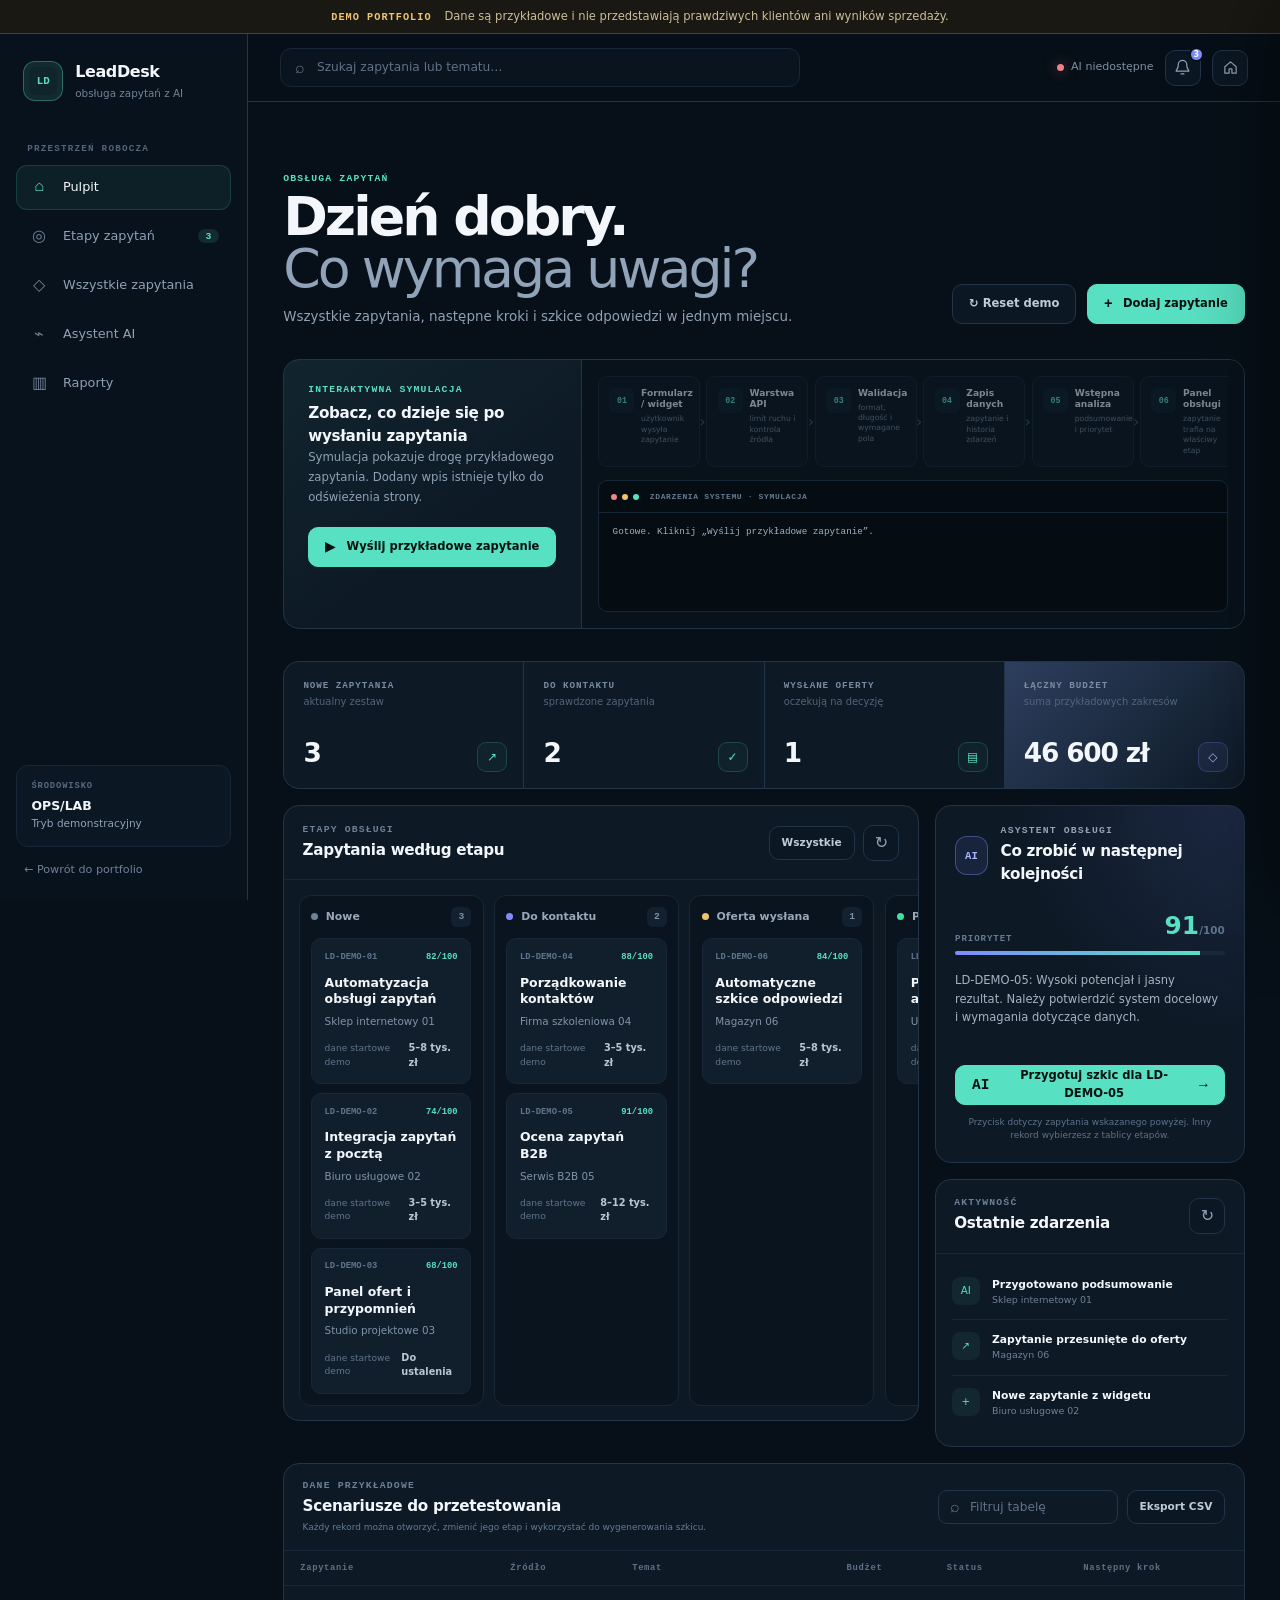
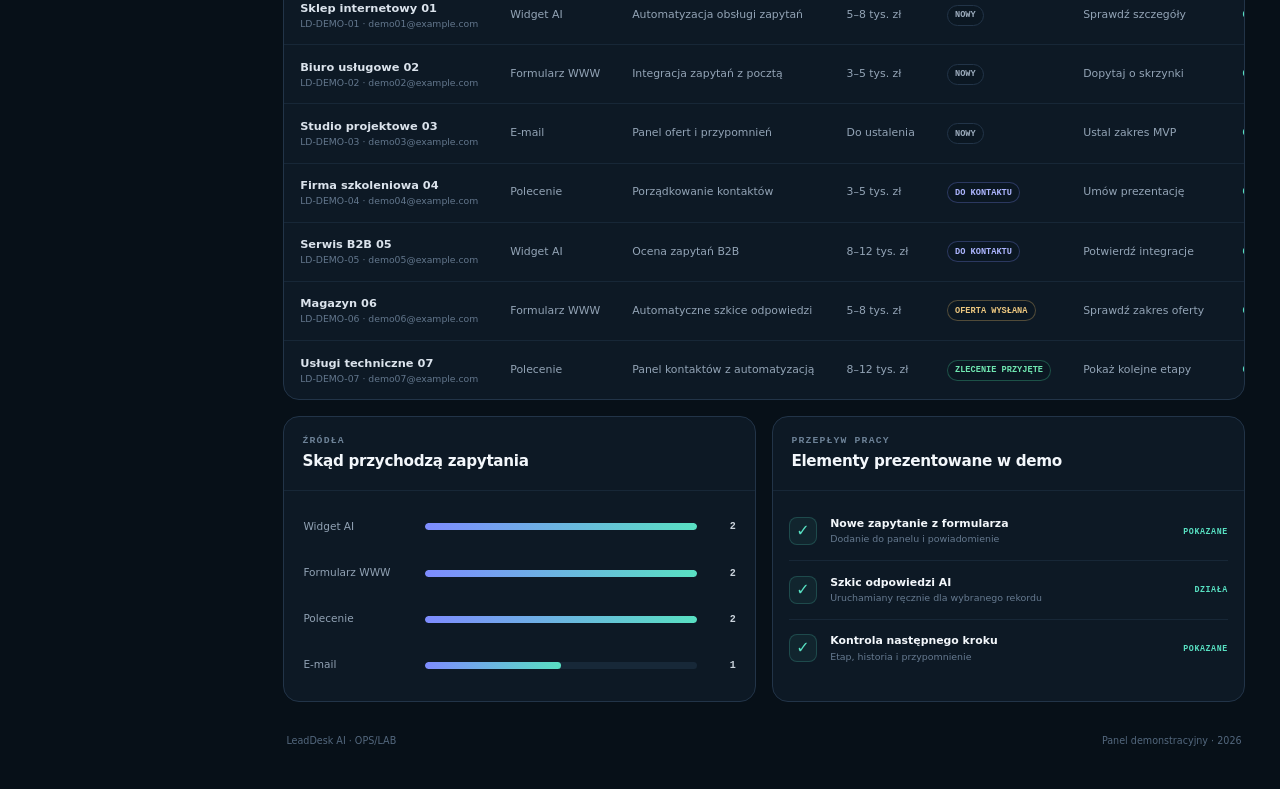
<file: docs/leaddesk/index.html>
<!-- LeadDesk AI demonstration interface. Copyright 2026 OPS/LAB. All rights reserved. -->
<!doctype html>
<html lang="pl" data-mode="demo" data-ai-endpoint="https://ops-lab-ai-assistant.ops-lab-ai-assistant.workers.dev/api/chat">
<head>
  <meta charset="utf-8">
  <meta name="viewport" content="width=device-width, initial-scale=1">
  <meta name="theme-color" content="#071018">
  <meta name="description" content="LeadDesk AI — panel do obsługi zapytań, oceny priorytetu i przygotowywania odpowiedzi.">
  <title>LeadDesk AI — obsługa zapytań</title>
  <link rel="icon" type="image/svg+xml" href="data:image/svg+xml,%3Csvg xmlns='http://www.w3.org/2000/svg' viewBox='0 0 64 64'%3E%3Crect width='64' height='64' rx='14' fill='%2308121c'/%3E%3Cpath d='M18 18h28v28H18z' fill='none' stroke='%2358e0c2' stroke-width='4'/%3E%3Cpath d='M25 26v12h8m0-12v12h7' fill='none' stroke='%2358e0c2' stroke-width='4'/%3E%3C/svg%3E">
  <link rel="stylesheet" href="styles.min.css?v=20260912-12">
  <meta name="robots" content="index,follow">
  <meta property="og:title" content="LeadDesk AI — interaktywne demo">
  <meta property="og:description" content="Zobacz drogę zapytania od formularza przez walidację i AI do panelu obsługi.">
</head>
<body>
  <a class="skip-link" href="#main">Przejdź do panelu</a>
  <div class="demo-banner" role="status"><strong>DEMO PORTFOLIO</strong><span>Dane są przykładowe i nie przedstawiają prawdziwych klientów ani wyników sprzedaży.</span></div>

  <div class="app-shell">
    <aside class="sidebar">
      <a class="product-logo" href="#dashboard" aria-label="LeadDesk AI">
        <span class="logo-mark">LD</span><span><strong>LeadDesk</strong><small>obsługa zapytań z AI</small></span>
      </a>
      <nav aria-label="Panel">
        <p>PRZESTRZEŃ ROBOCZA</p>
        <a class="is-active" href="#dashboard"><i>⌂</i><span>Pulpit</span></a>
        <a href="#pipeline"><i>◎</i><span>Etapy zapytań</span><b data-new-count>3</b></a>
        <a href="#leads"><i>◇</i><span>Wszystkie zapytania</span></a>
        <a href="#automation"><i>⌁</i><span>Asystent AI</span></a>
        <a href="#reports"><i>▥</i><span>Raporty</span></a>
      </nav>
      <div class="workspace-card">
        <span>ŚRODOWISKO</span>
        <strong>OPS/LAB</strong>
        <small>Tryb demonstracyjny</small>
      </div>
      <a class="back-link" href="../">← Powrót do portfolio</a>
    </aside>

    <main id="main">
      <header class="topbar">
        <button class="menu-button" type="button" aria-label="Otwórz menu">☰</button>
        <label class="global-search"><span>⌕</span><input type="search" placeholder="Szukaj zapytania lub tematu…" aria-label="Szukaj zapytań"></label>
        <div class="top-actions">
          <span class="system-status is-checking"><i></i><b data-system-status>Sprawdzam AI…</b></span>
          <div class="top-popover-wrap">
            <button class="icon-button notifications-button" type="button" aria-label="Pokaż ostatnie zdarzenia" aria-expanded="false">
              <svg aria-hidden="true" viewBox="0 0 24 24"><path d="M18 8a6 6 0 0 0-12 0c0 7-3 7-3 9h18c0-2-3-2-3-9M10 21h4"/></svg><b>3</b>
            </button>
            <section class="top-popover notifications-popover" hidden><header><strong>Ostatnie zdarzenia</strong><small>DEMO</small></header><div data-notifications></div><a href="#activity">Zobacz pełną aktywność →</a></section>
          </div>
          <a class="icon-button demo-home-button" href="../" aria-label="Powrót do portfolio" title="Powrót do portfolio"><svg aria-hidden="true" viewBox="0 0 24 24"><path d="m4 11 8-7 8 7v9h-6v-6h-4v6H4z"/></svg></a>
          <div class="top-popover-wrap account-wrap">
            <button class="avatar-button" type="button" aria-label="Otwórz menu konta" aria-expanded="false">AD</button>
            <section class="top-popover account-popover" hidden><header><strong>Administrator</strong><small>PANEL PRYWATNY</small></header><button class="logout-button" type="button">Wyloguj</button></section>
          </div>
        </div>
      </header>

      <div class="content">
        <section class="page-head" id="dashboard">
          <div><p class="overline">OBSŁUGA ZAPYTAŃ</p><h1>Dzień dobry.<br><em>Co wymaga uwagi?</em></h1><p>Wszystkie zapytania, następne kroki i szkice odpowiedzi w jednym miejscu.</p></div>
          <div class="page-actions"><button class="secondary-button reset-demo" type="button">↻ Reset demo</button><button class="primary-button add-lead" type="button"><span>+</span> Dodaj zapytanie</button></div>
        </section>

        <section class="demo-flow panel" aria-labelledby="flow-title">
          <div class="flow-intro">
            <p class="overline">INTERAKTYWNA SYMULACJA</p>
            <h2 id="flow-title">Zobacz, co dzieje się po wysłaniu zapytania</h2>
            <p>Symulacja pokazuje drogę przykładowego zapytania. Dodany wpis istnieje tylko do odświeżenia strony.</p>
            <button class="primary-button run-flow" type="button"><span>▶</span> Wyślij przykładowe zapytanie</button>
          </div>
          <div class="flow-workbench">
            <ol class="flow-stages" aria-label="Przepływ danych">
              <li data-flow-step="form"><i>01</i><span><strong>Formularz / widget</strong><small>użytkownik wysyła zapytanie</small></span></li>
              <li data-flow-step="api"><i>02</i><span><strong>Warstwa API</strong><small>limit ruchu i kontrola źródła</small></span></li>
              <li data-flow-step="validation"><i>03</i><span><strong>Walidacja</strong><small>format, długość i wymagane pola</small></span></li>
              <li data-flow-step="database"><i>04</i><span><strong>Zapis danych</strong><small>zapytanie i historia zdarzeń</small></span></li>
              <li data-flow-step="ai"><i>05</i><span><strong>Wstępna analiza</strong><small>podsumowanie i priorytet</small></span></li>
              <li data-flow-step="dashboard"><i>06</i><span><strong>Panel obsługi</strong><small>zapytanie trafia na właściwy etap</small></span></li>
            </ol>
            <div class="flow-console"><div><span></span><span></span><span></span><strong>ZDARZENIA SYSTEMU · SYMULACJA</strong></div><pre data-flow-log aria-live="polite">Gotowe. Kliknij „Wyślij przykładowe zapytanie”.</pre></div>
          </div>
        </section>

        <section class="metrics" aria-label="Podsumowanie zapytań">
          <article><div><span>NOWE ZAPYTANIA</span><small>aktualny zestaw</small></div><strong data-metric="new">0</strong><i class="metric-icon">↗</i></article>
          <article><div><span>DO KONTAKTU</span><small>sprawdzone zapytania</small></div><strong data-metric="qualified">0</strong><i class="metric-icon">✓</i></article>
          <article><div><span>WYSŁANE OFERTY</span><small>oczekują na decyzję</small></div><strong data-metric="offer">0</strong><i class="metric-icon">▤</i></article>
          <article class="metric-value"><div><span>ŁĄCZNY BUDŻET</span><small>suma przykładowych zakresów</small></div><strong data-metric="value">0 zł</strong><i class="metric-icon">◇</i></article>
        </section>

        <section class="dashboard-grid">
          <div class="pipeline-panel panel" id="pipeline">
            <div class="panel-head"><div><p class="overline">ETAPY OBSŁUGI</p><h2>Zapytania według etapu</h2></div><div class="panel-tools"><button class="compact-button" type="button" data-filter="all">Wszystkie</button><button class="icon-button refresh-pipeline" type="button" aria-label="Odśwież listę zapytań">↻</button></div></div>
            <div class="pipeline-board" data-pipeline></div>
          </div>

          <aside class="insights-column">
            <section class="ai-insight panel" id="automation">
              <div class="ai-insight-head"><span class="ai-badge">AI</span><div><p class="overline">ASYSTENT OBSŁUGI</p><h2>Co zrobić w następnej kolejności</h2></div></div>
              <div class="focus-score"><span>PRIORYTET</span><strong>82<small>/100</small></strong><div><i style="width:82%"></i></div></div>
              <p data-ai-insight>AI wskazuje zapytanie wymagające uwagi i podpowiada bezpieczny następny krok.</p>
              <button class="primary-button full open-priority" type="button"><span>AI</span> Przygotuj odpowiedź na żywo <span>→</span></button>
              <small class="privacy-note">Przycisk dotyczy zapytania wskazanego powyżej. Inny rekord wybierzesz z tablicy etapów.</small>
            </section>

            <section class="activity-panel panel" id="activity">
              <div class="panel-head"><div><p class="overline">AKTYWNOŚĆ</p><h2>Ostatnie zdarzenia</h2></div><button class="icon-button refresh-activity" type="button" aria-label="Odśwież aktywność">↻</button></div>
              <ol class="activity-list" data-activity></ol>
            </section>
          </aside>
        </section>

        <section class="leads-panel panel" id="leads">
          <div class="panel-head"><div><p class="overline"><span class="demo-only">DANE PRZYKŁADOWE</span><span class="production-only">BAZA</span></p><h2><span class="demo-only">Scenariusze do przetestowania</span><span class="production-only">Wszystkie zapytania</span></h2><small class="demo-dataset-note demo-only">Każdy rekord można otworzyć, zmienić jego etap i wykorzystać do wygenerowania szkicu.</small></div><div class="panel-tools"><label class="table-filter"><span>⌕</span><input type="search" placeholder="Filtruj tabelę" aria-label="Filtruj tabelę zapytań"></label><button class="compact-button export-demo" type="button">Eksport CSV</button></div></div>
          <div class="table-wrap"><table><thead><tr><th>Zapytanie</th><th>Źródło</th><th>Temat</th><th>Budżet</th><th>Status</th><th>Następny krok</th><th></th></tr></thead><tbody data-lead-table></tbody></table></div>
        </section>

        <section class="reports-row" id="reports">
          <article class="panel source-card"><div class="panel-head"><div><p class="overline">ŹRÓDŁA</p><h2>Skąd przychodzą zapytania</h2></div></div><div class="source-chart" data-source-chart></div></article>
          <article class="panel automation-card"><div class="panel-head"><div><p class="overline">PRZEPŁYW PRACY</p><h2>Elementy prezentowane w demo</h2></div></div><ul><li><i>✓</i><span><strong>Nowe zapytanie z formularza</strong><small>Dodanie do panelu i powiadomienie</small></span><b>POKAZANE</b></li><li><i>✓</i><span><strong>Szkic odpowiedzi AI</strong><small>Uruchamiany ręcznie dla wybranego rekordu</small></span><b>DZIAŁA</b></li><li><i>✓</i><span><strong>Kontrola następnego kroku</strong><small>Etap, historia i przypomnienie</small></span><b>POKAZANE</b></li></ul></article>
        </section>

        <footer><span>LeadDesk AI · OPS/LAB</span><span>Panel demonstracyjny · 2026</span></footer>
      </div>
    </main>
  </div>

  <div class="drawer-backdrop" data-close-drawer></div>
  <aside class="lead-drawer" aria-hidden="true" aria-labelledby="drawer-title">
      <header><div><p class="overline">SZCZEGÓŁY ZAPYTANIA</p><h2 id="drawer-title">—</h2></div><button class="icon-button close-drawer" type="button" aria-label="Zamknij">×</button></header>
    <div class="drawer-body">
      <div class="lead-summary"><span class="lead-avatar">LD</span><div><strong data-drawer-company>—</strong><small data-drawer-contact>—</small></div><span class="status-pill" data-drawer-status>—</span></div>
      <section><p class="overline">POTRZEBA</p><h3 data-drawer-topic>—</h3><p data-drawer-message>—</p></section>
      <dl><div><dt>Źródło</dt><dd data-drawer-source>—</dd></div><div><dt>Budżet</dt><dd data-drawer-budget>—</dd></div><div><dt>Dodano</dt><dd data-drawer-created>—</dd></div><div><dt>Priorytet</dt><dd data-drawer-score>—</dd></div></dl>
      <section class="ai-summary"><p class="overline">WSTĘPNA ANALIZA</p><p data-drawer-summary>—</p></section>
      <section class="draft-box" hidden><div><p class="overline">SZKIC AI · NIE WYSŁANO <span class="ai-live-badge" data-ai-draft-source></span></p><button class="copy-draft" type="button">Kopiuj</button></div><strong data-draft-subject></strong><p data-draft-body></p></section>
      <label class="status-select">Zmień etap<select data-status-select><option value="new">Nowy</option><option value="qualified">Do kontaktu</option><option value="offer">Oferta wysłana</option><option value="won">Zlecenie przyjęte</option><option value="lost">Odrzucone</option></select></label>
    </div>
    <footer><button class="secondary-button create-offer" type="button">Podgląd oferty</button><button class="primary-button generate-draft" type="button"><span>AI</span> Przygotuj szkic</button></footer>
  </aside>

  <dialog class="lead-modal">
    <form method="dialog" class="modal-card" data-lead-form>
      <header><div><p class="overline">NOWE ZAPYTANIE</p><h2>Dodaj zapytanie demonstracyjne</h2></div><button class="icon-button close-lead-modal" type="button" aria-label="Zamknij">×</button></header>
      <div class="form-grid"><label>Nazwa scenariusza<input name="name" value="Własny scenariusz demo" required></label><label>E-mail<input name="email" type="email" value="demo@example.com" required></label><label class="wide">Temat<input name="topic" value="Automatyzacja obsługi zapytań" required></label><label>Budżet<select name="budget"><option>3–5 tys. zł</option><option>5–8 tys. zł</option><option>Do ustalenia</option></select></label><label>Źródło<select name="source"><option>Widget AI</option><option>Formularz WWW</option><option>E-mail</option></select></label><label class="wide">Opis<textarea name="message" rows="4" required>Potrzebujemy uporządkować obsługę zapytań ze strony.</textarea></label></div>
      <p class="modal-note">Dodany wpis działa tylko do odświeżenia strony. Do modelu AI trafi dopiero po kliknięciu „Przygotuj szkic”.</p>
      <footer><button class="secondary-button close-lead-modal" type="button">Anuluj</button><button class="primary-button" type="submit">Dodaj zapytanie</button></footer>
    </form>
  </dialog>

  <dialog class="offer-modal">
    <article class="offer-sheet"><header><div><span>OPS/LAB</span><strong>OFERTA WSTĘPNA</strong></div><button class="icon-button close-offer" type="button" aria-label="Zamknij">×</button></header><p class="offer-id" data-offer-id></p><h2 data-offer-title></h2><p data-offer-intro></p><div class="offer-grid"><section><span>PROPONOWANY ZAKRES</span><ul><li>Analiza procesu i danych wejściowych</li><li>Konfiguracja panelu oraz etapów</li><li>Automatyzacja wybranego przepływu</li><li>Testy i instrukcja przekazania</li></ul></section><section><span>DO USTALENIA</span><p>Integracje, liczba użytkowników, sposób powiadomień oraz termin realizacji.</p></section></div><footer><p>Dokument demonstracyjny — nie stanowi oferty handlowej.</p><button class="primary-button print-offer" type="button">Drukuj / zapisz PDF</button></footer></article>
  </dialog>

  <section class="auth-screen" hidden>
    <form class="auth-card"><span class="logo-mark">LD</span><p class="overline">PANEL PRYWATNY</p><h1>Zaloguj się do LeadDesk</h1><p>Sesja administratora jest przechowywana w bezpiecznym cookie.</p><label>Hasło<input type="password" name="password" minlength="12" required autocomplete="current-password"></label><button class="primary-button full" type="submit">Zaloguj</button><span class="auth-error" role="alert"></span></form>
  </section>

  <div class="toast" role="status" aria-live="polite"></div>
  <script src="app.min.js?v=20260912-12"></script>
</body>
</html>
</file>
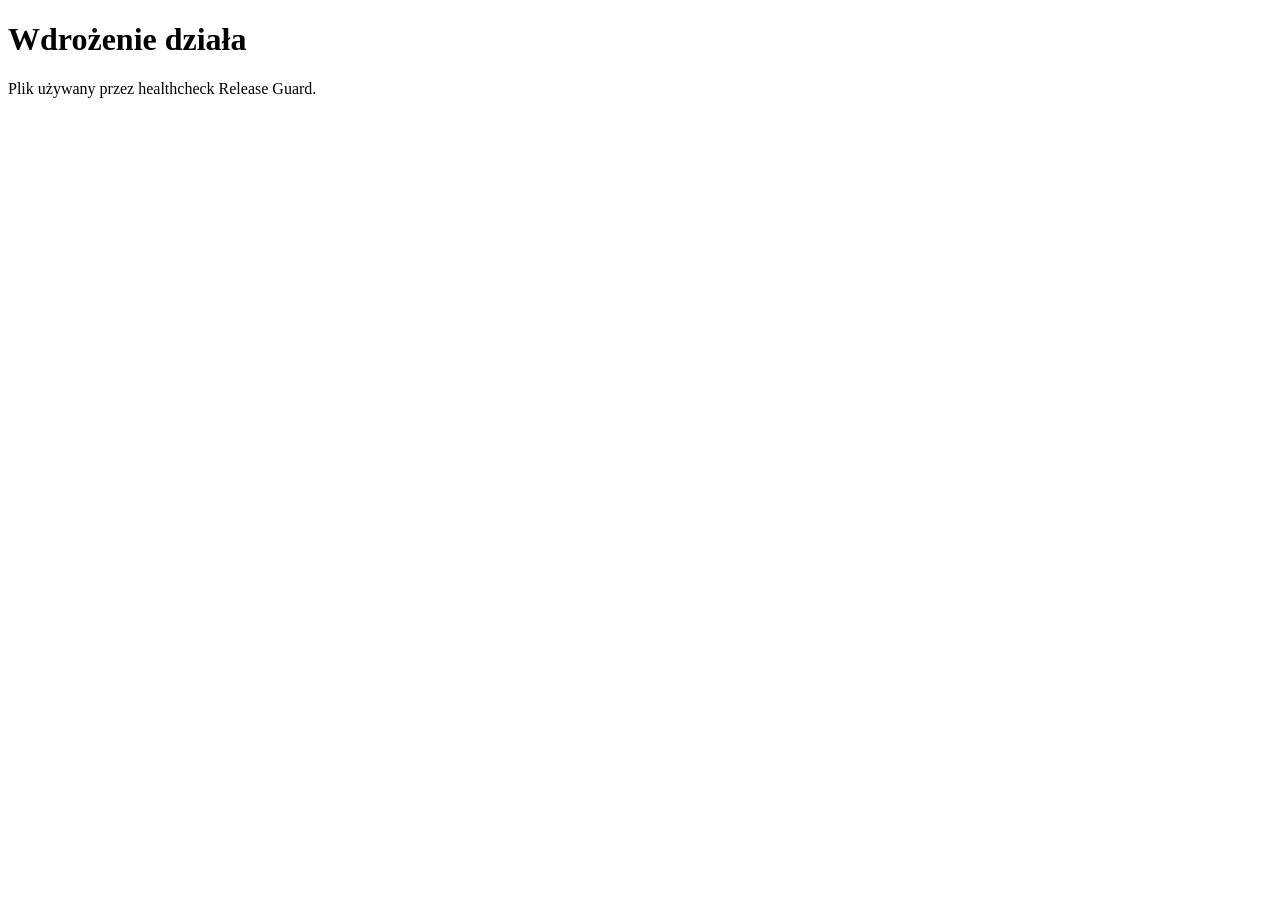
<file: examples/sample-app/index.html>
<!doctype html>
<html lang="pl">
<head><meta charset="utf-8"><title>OPS/LAB — sample release</title></head>
<body><h1>Wdrożenie działa</h1><p>Plik używany przez healthcheck Release Guard.</p></body>
</html>
</file>
<file: docs/styles.css>
:root {
  color-scheme: dark;
  --bg: #070b12;
  --surface: #0d131d;
  --surface-2: #111a26;
  --line: #243142;
  --line-soft: rgba(141, 164, 190, .16);
  --text: #f3f7fb;
  --muted: #9baabc;
  --accent: #5de4c7;
  --accent-2: #71a7ff;
  --max: 1240px;
}

* { box-sizing: border-box; }
html { scroll-behavior: smooth; }
body { margin: 0; min-width: 320px; background: var(--bg); color: var(--text); font-family: Inter, ui-sans-serif, system-ui, -apple-system, BlinkMacSystemFont, "Segoe UI", sans-serif; line-height: 1.55; }
body::before { content: ""; position: fixed; inset: 0; pointer-events: none; opacity: .34; background-image: linear-gradient(var(--line-soft) 1px, transparent 1px), linear-gradient(90deg, var(--line-soft) 1px, transparent 1px); background-size: 64px 64px; mask-image: linear-gradient(to bottom, #000, transparent 48%); }
a { color: inherit; text-decoration: none; }
.skip-link { position: fixed; left: 1rem; top: -5rem; z-index: 100; padding: .75rem 1rem; background: var(--accent); color: #04100d; font-weight: 800; }
.skip-link:focus { top: 1rem; }

.site-header { position: relative; z-index: 10; max-width: var(--max); margin: 0 auto; min-height: 84px; padding: 0 2rem; display: flex; align-items: center; justify-content: space-between; border-bottom: 1px solid var(--line-soft); }
.brand { display: inline-flex; gap: .7rem; align-items: center; font-weight: 900; letter-spacing: .06em; }
.brand span span { color: var(--accent); }
.brand-mark { width: 32px; height: 32px; display: grid; gap: 5px; padding: 7px; border: 1px solid var(--line); background: var(--surface); }
.brand-mark i { border: 2px solid var(--accent); }
.site-header nav { display: flex; gap: 2rem; color: var(--muted); font-size: .92rem; }
.site-header nav a:hover, .site-header nav a:focus-visible { color: var(--text); }
.header-cta { padding: .68rem 1rem; border: 1px solid var(--line); font-size: .9rem; font-weight: 700; }
.header-cta:hover, .header-cta:focus-visible { border-color: var(--accent); }

main { position: relative; z-index: 1; }
.hero { max-width: var(--max); margin: 0 auto; min-height: 690px; padding: 7rem 2rem 5rem; display: grid; grid-template-columns: minmax(0, 1.05fr) minmax(420px, .95fr); gap: 5rem; align-items: center; }
.eyebrow { margin: 0 0 1.4rem; display: flex; align-items: center; gap: .65rem; color: var(--accent); font-size: .76rem; letter-spacing: .17em; font-weight: 800; }
.eyebrow span { width: 24px; height: 1px; background: currentColor; }
h1, h2, h3, p { margin-top: 0; }
h1 { margin-bottom: 1.7rem; max-width: 760px; font-size: clamp(3rem, 4.35vw, 4rem); line-height: .97; letter-spacing: -.055em; }
h1 .hero-title-line { display: inline-block; white-space: nowrap; }
h1 em { color: var(--muted); font-style: normal; font-weight: 500; }
.hero-lead { max-width: 650px; color: #b9c5d2; font-size: 1.08rem; }
.hero-actions { margin-top: 2.2rem; display: flex; flex-wrap: wrap; gap: .8rem; }
.button { min-height: 50px; padding: .85rem 1.2rem; display: inline-flex; align-items: center; justify-content: center; gap: 2.2rem; border: 1px solid var(--line); font-weight: 800; }
.button-primary { background: var(--accent); border-color: var(--accent); color: #04110e; }
.button-primary:hover, .button-primary:focus-visible { background: #76efd7; }
.button-ghost:hover, .button-ghost:focus-visible { border-color: var(--accent); }
.trust-list { margin: 3rem 0 0; padding: 1.4rem 0 0; display: flex; flex-wrap: wrap; gap: 1.4rem; list-style: none; border-top: 1px solid var(--line-soft); color: var(--muted); font-size: .82rem; }
.trust-list li { display: flex; gap: .45rem; }
.trust-list span { color: var(--accent); font-family: ui-monospace, SFMono-Regular, Menlo, monospace; }

.ops-panel { border: 1px solid var(--line); background: rgba(10, 16, 25, .88); box-shadow: 0 32px 90px rgba(0,0,0,.32); transform: translateY(1rem); }
.panel-head { min-height: 47px; padding: 0 1rem; display: flex; align-items: center; gap: 1rem; border-bottom: 1px solid var(--line); color: var(--muted); font: .72rem ui-monospace, SFMono-Regular, Menlo, monospace; }
.window-dots { display: flex; gap: .35rem; margin-right: auto; }
.window-dots i { width: 7px; height: 7px; border-radius: 50%; background: #485568; }
.live { margin-left: auto; color: var(--accent); display: flex; align-items: center; gap: .45rem; }
.live i { width: 7px; height: 7px; border-radius: 50%; background: currentColor; box-shadow: 0 0 0 5px rgba(93,228,199,.1); }
.panel-body { padding: 1.5rem; }
.deploy-summary { display: flex; justify-content: space-between; gap: 1rem; align-items: end; }
.deploy-summary strong { display: block; margin-top: .25rem; font-size: 1.25rem; }
.micro-label { color: var(--muted); font-size: .66rem; letter-spacing: .13em; }
.deploy-badge { padding: .4rem .65rem; background: rgba(93,228,199,.08); border: 1px solid rgba(93,228,199,.24); color: var(--accent); font-size: .72rem; }
.metric-grid { margin: 1.4rem 0; display: grid; grid-template-columns: repeat(4, 1fr); border: 1px solid var(--line); }
.metric-grid div { padding: .8rem; border-right: 1px solid var(--line); }
.metric-grid div:last-child { border: 0; }
.metric-grid span, .metric-grid strong { display: block; }
.metric-grid span { color: var(--muted); font-size: .68rem; }
.metric-grid strong { margin-top: .35rem; font: 700 .83rem ui-monospace, SFMono-Regular, Menlo, monospace; }
.ok { color: var(--accent); }
.terminal { min-height: 220px; padding: 1.15rem; background: #05080d; border: 1px solid #17202d; font: .78rem/1.75 ui-monospace, SFMono-Regular, Menlo, monospace; }
.terminal p { margin-bottom: .2rem; }
.prompt { color: var(--accent-2); }
.muted { color: #526074; }
.terminal-result { margin-top: 1rem; color: var(--accent); }
.cursor { animation: blink 1s steps(1) infinite; }
@keyframes blink { 50% { opacity: 0; } }

.proof-strip { min-height: 82px; padding: 1rem 2rem; display: flex; align-items: center; justify-content: center; gap: clamp(1rem, 3vw, 3rem); border-block: 1px solid var(--line-soft); color: #748398; font: 700 .72rem ui-monospace, SFMono-Regular, Menlo, monospace; letter-spacing: .15em; overflow: hidden; }
.proof-strip i { flex: 0 0 4px; height: 4px; border-radius: 50%; background: #344257; }

.code-section { padding-bottom: 2rem; }
.code-grid { display: grid; grid-template-columns: repeat(3, minmax(0, 1fr)); border: 1px solid var(--line); }
.code-grid article { min-height: 390px; padding: 1.7rem; display: flex; flex-direction: column; border-right: 1px solid var(--line); background: linear-gradient(145deg, rgba(17,26,38,.97), rgba(8,13,21,.97)); }
.code-grid article:last-child { border-right: 0; }
.code-card-head { display: flex; align-items: center; justify-content: space-between; color: var(--muted); font: .67rem ui-monospace, SFMono-Regular, Menlo, monospace; letter-spacing: .12em; }
.code-card-head strong { color: var(--accent); }
.code-grid h3 { margin: 4.2rem 0 .8rem; font-size: 1.55rem; }
.code-grid article > p { color: var(--muted); font-size: .92rem; }
.code-grid .tag-list { margin-top: auto; padding-top: 1.5rem; }
.repo-button { margin-top: 1.2rem; padding-top: 1rem; display: flex; justify-content: space-between; border-top: 1px solid var(--line-soft); font-size: .86rem; font-weight: 800; }
.repo-button span { color: var(--accent); }
.repo-button:hover, .repo-button:focus-visible { color: var(--accent); }
.test-proof { padding: 1.4rem 1.6rem; display: flex; align-items: center; justify-content: space-between; gap: 2rem; border: 1px solid var(--line); border-top: 0; background: #090f17; }
.test-proof > div { display: grid; grid-template-columns: auto 1fr; column-gap: 1rem; align-items: center; }
.test-proof strong { font-size: .96rem; }
.test-proof p { grid-column: 2; margin: .25rem 0 0; color: var(--muted); font-size: .82rem; }
.test-status { grid-row: 1 / span 2; padding: .7rem .8rem; border: 1px solid rgba(93,228,199,.3); background: rgba(93,228,199,.07); color: var(--accent); font: 800 .75rem ui-monospace, SFMono-Regular, Menlo, monospace; white-space: nowrap; }

.ai-product-section { padding-top: 4rem; padding-bottom: 4rem; }
.ai-product { position: relative; display: grid; grid-template-columns: .9fr 1.1fr; min-height: 650px; overflow: hidden; border: 1px solid var(--line); background: linear-gradient(145deg, #0e1723, #080d14 68%); }
.ai-product::before { content: ""; position: absolute; inset: 0; pointer-events: none; background-image: linear-gradient(rgba(93,228,199,.035) 1px, transparent 1px), linear-gradient(90deg, rgba(93,228,199,.035) 1px, transparent 1px); background-size: 40px 40px; mask-image: linear-gradient(90deg, transparent 35%, #000); }
.ai-product-copy { position: relative; z-index: 1; padding: clamp(2rem, 5vw, 4.4rem); border-right: 1px solid var(--line); }
.ai-product-copy h2 { margin-bottom: 1.5rem; font-size: clamp(2.8rem, 5vw, 5rem); line-height: .96; letter-spacing: -.055em; }
.ai-product-copy > p:not(.eyebrow, .ai-code-note) { max-width: 610px; color: var(--muted); font-size: 1rem; }
.ai-checks { margin: 2rem 0 0; padding: 0; border-top: 1px solid var(--line-soft); list-style: none; }
.ai-checks li { padding: .9rem 0; display: flex; align-items: center; gap: 1rem; border-bottom: 1px solid var(--line-soft); color: #c6d1dd; font-size: .86rem; }
.ai-checks span { color: var(--accent); font: 700 .65rem ui-monospace, SFMono-Regular, Menlo, monospace; letter-spacing: .08em; }
.ai-product-actions { margin-top: 2rem; display: flex; flex-wrap: wrap; gap: .7rem; }
.ai-product-actions .button { cursor: pointer; }
.ai-code-note { margin: 1.4rem 0 0; padding-left: 1.1rem; border-left: 1px solid rgba(93,228,199,.45); color: #8393a7; font-size: .76rem; line-height: 1.55; }
.ai-code-note span { margin-right: .4rem; color: var(--accent); font-size: .55rem; }
.ai-product-visual { position: relative; z-index: 1; align-self: center; margin: clamp(1.5rem, 4vw, 3.5rem); border: 1px solid #2a3a4f; background: rgba(5,9,15,.91); box-shadow: 0 30px 80px rgba(0,0,0,.38); }
.ai-terminal-head { min-height: 52px; padding: 0 1rem; display: flex; align-items: center; justify-content: space-between; border-bottom: 1px solid var(--line); color: #8090a5; font: 700 .66rem ui-monospace, SFMono-Regular, Menlo, monospace; letter-spacing: .07em; }
.ai-terminal-head strong { display: flex; align-items: center; gap: .45rem; color: var(--accent); font-size: .62rem; }
.ai-terminal-head i { width: 7px; height: 7px; border-radius: 50%; background: var(--accent); box-shadow: 0 0 16px var(--accent); }
.ai-conversation { padding: clamp(1.3rem, 3vw, 2rem); }
.ai-message { width: 82%; padding: 1rem 1.1rem; border: 1px solid var(--line); background: #0f1824; }
.ai-message small { color: #708197; font: 700 .58rem ui-monospace, SFMono-Regular, Menlo, monospace; letter-spacing: .1em; }
.ai-message p { margin: .45rem 0 0; color: #d9e2ec; font-size: .86rem; line-height: 1.55; }
.ai-message-user { margin-left: auto; border-color: rgba(93,228,199,.34); background: rgba(93,228,199,.075); }
.ai-message-user small { color: var(--accent); }
.ai-route { margin: 1.3rem 0; display: flex; align-items: center; justify-content: center; gap: clamp(.45rem, 1.2vw, 1rem); color: #607188; font: 700 .56rem ui-monospace, SFMono-Regular, Menlo, monospace; letter-spacing: .07em; }
.ai-route i { color: var(--accent); font-style: normal; }
.ai-metrics { margin: 0; display: grid; grid-template-columns: repeat(3, 1fr); border-top: 1px solid var(--line); }
.ai-metrics div { min-height: 84px; padding: .95rem; border-right: 1px solid var(--line); }
.ai-metrics div:last-child { border-right: 0; }
.ai-metrics dt { margin-bottom: .5rem; color: #6f8095; font: 700 .56rem ui-monospace, SFMono-Regular, Menlo, monospace; letter-spacing: .1em; }
.ai-metrics dd { margin: 0; color: var(--text); font-size: .72rem; line-height: 1.4; }

.leaddesk-section { padding-top: 3rem; padding-bottom: 4rem; }
.leaddesk-showcase { position: relative; display: grid; grid-template-columns: .88fr 1.12fr; overflow: hidden; border: 1px solid var(--line); background: linear-gradient(135deg, #0d1722, #080d14); }
.leaddesk-showcase::before { content: ""; position: absolute; inset: 0; pointer-events: none; background-image: radial-gradient(circle at 85% 5%, rgba(126,140,255,.14), transparent 35%), linear-gradient(rgba(93,228,199,.025) 1px,transparent 1px), linear-gradient(90deg,rgba(93,228,199,.025) 1px,transparent 1px); background-size: auto, 34px 34px, 34px 34px; }
.leaddesk-copy { position: relative; z-index: 1; padding: clamp(2rem,5vw,4rem); border-right: 1px solid var(--line); }
.leaddesk-copy h2 { margin: .5rem 0 1.2rem; font-size: clamp(2.7rem,5vw,5rem); line-height: .95; letter-spacing: -.055em; }
.leaddesk-copy > p:not(.eyebrow) { color: var(--muted); line-height: 1.7; }
.leaddesk-points { margin: 2rem 0 0; padding: 0; list-style: none; border-top: 1px solid var(--line-soft); }
.leaddesk-points li { padding: .9rem 0; display: grid; grid-template-columns: 30px 1fr; gap: .7rem; border-bottom: 1px solid var(--line-soft); }
.leaddesk-points li > span { grid-row: 1 / span 2; color: var(--accent); font: 700 .66rem ui-monospace,SFMono-Regular,Menlo,monospace; }
.leaddesk-points strong,.leaddesk-points small { display: block; }
.leaddesk-points strong { font-size: .85rem; }
.leaddesk-points small { margin-top: .2rem; color: var(--muted); font-size: .72rem; }
.leaddesk-visual { position: relative; z-index: 1; align-self: center; margin: clamp(1.5rem,4vw,3.7rem); border: 1px solid #293c50; background: rgba(5,10,16,.94); box-shadow: 0 30px 80px rgba(0,0,0,.42); }
.leaddesk-visual > header { min-height: 50px; padding: 0 1rem; display: flex; align-items: center; justify-content: space-between; border-bottom: 1px solid var(--line); color: #71849a; font: 700 .61rem ui-monospace,SFMono-Regular,Menlo,monospace; letter-spacing: .07em; }
.leaddesk-visual > header strong { display: flex; align-items: center; gap: .45rem; color: var(--accent); font-size: .58rem; }
.leaddesk-visual > header i { width: 6px; height: 6px; border-radius: 50%; background: var(--accent); box-shadow: 0 0 13px var(--accent); }
.leaddesk-visual ol { margin: 0; padding: 1rem; list-style: none; }
.leaddesk-visual li { min-height: 66px; padding: .75rem; display: grid; grid-template-columns: 38px 1fr auto; gap: .8rem; align-items: center; position: relative; border: 1px solid var(--line-soft); background: rgba(14,24,35,.82); }
.leaddesk-visual li + li { margin-top: .45rem; }
.leaddesk-visual li:not(:last-child)::after { content: "↓"; position: absolute; z-index: 2; bottom: -.72rem; left: 1.55rem; color: var(--accent); font-size: .62rem; }
.leaddesk-visual li > b { width: 36px; height: 36px; display: grid; place-items: center; border: 1px solid rgba(93,228,199,.25); color: var(--accent); font: 700 .58rem ui-monospace,SFMono-Regular,Menlo,monospace; }
.leaddesk-visual li strong,.leaddesk-visual li small { display: block; }
.leaddesk-visual li strong { font-size: .78rem; }
.leaddesk-visual li small { margin-top: .15rem; color: #6f8196; font-size: .62rem; }
.leaddesk-visual li em { color: #8fa3b8; font: normal 700 .56rem ui-monospace,SFMono-Regular,Menlo,monospace; }
.leaddesk-visual > footer { padding: .9rem 1rem; border-top: 1px solid var(--line); color: #6e8196; font-size: .61rem; }
.leaddesk-visual > footer span { color: var(--accent); font: 700 .55rem ui-monospace,SFMono-Regular,Menlo,monospace; letter-spacing: .07em; }
.leaddesk-visual > footer i { margin: 0 .4rem; color: #35485c; }

.motion-section { padding-top: 3rem; }
.motion-layout { display: grid; grid-template-columns: minmax(340px, .82fr) minmax(0, 1.18fr); border: 1px solid var(--line); background: var(--surface); overflow: hidden; }
.motion-copy { padding: clamp(2rem, 5vw, 4rem); display: flex; flex-direction: column; justify-content: center; }
.motion-copy h2 { margin-bottom: 1.4rem; font-size: clamp(2.5rem, 4.5vw, 4.7rem); line-height: .98; letter-spacing: -.05em; }
.motion-copy > p { color: var(--muted); }
.motion-actions { margin-top: 2rem; display: flex; flex-wrap: wrap; gap: .75rem; }
.motion-actions .button { gap: 1.3rem; }
.motion-note { margin: 1rem 0 0; font-size: .78rem; }
.motion-stage { min-height: 590px; display: grid; place-items: center; padding: clamp(1rem, 3vw, 2.2rem); background-color: #f4f1ea; background-image: linear-gradient(rgba(21,23,28,.045) 1px, transparent 1px), linear-gradient(90deg, rgba(21,23,28,.045) 1px, transparent 1px); background-size: 32px 32px; }
.motion-stage object { width: 100%; height: 100%; min-height: 520px; }

.section { max-width: var(--max); margin: 0 auto; padding: 7rem 2rem; }
.section-heading { margin-bottom: 3.5rem; display: grid; grid-template-columns: 1.2fr .8fr; gap: 4rem; align-items: end; }
.section-heading h2 { margin-bottom: 0; font-size: clamp(2.3rem, 4.2vw, 4.4rem); line-height: 1; letter-spacing: -.045em; }
.section-heading > p { margin-bottom: .35rem; color: var(--muted); }
.featured-project { position: relative; display: grid; grid-template-columns: 70px .9fr 1.1fr; gap: 2.2rem; padding: 2rem; border: 1px solid var(--line); background: linear-gradient(135deg, rgba(17,26,38,.94), rgba(8,13,21,.94)); }
.featured-project::before { content: ""; position: absolute; inset: -1px auto -1px -1px; width: 3px; background: var(--accent); }
.project-number { color: #607088; font: 1rem ui-monospace, SFMono-Regular, Menlo, monospace; }
.project-meta { display: flex; gap: .5rem; color: var(--accent); font-size: .66rem; letter-spacing: .12em; }
.project-meta span:last-child { color: var(--muted); }
.project-copy h3 { margin: .9rem 0 1rem; font-size: 1.8rem; line-height: 1.15; }
.project-copy > p { color: var(--muted); }
.tag-list { margin: 1.5rem 0 0; padding: 0; display: flex; flex-wrap: wrap; gap: .5rem; list-style: none; }
.tag-list li { padding: .35rem .55rem; border: 1px solid var(--line); color: #aebccd; font-size: .72rem; }
.architecture { padding: 1.4rem; display: flex; align-items: center; justify-content: center; gap: .6rem; background: #080d14; border: 1px solid var(--line-soft); }
.arch-node { min-width: 105px; padding: .8rem; border: 1px solid var(--line); background: var(--surface); }
.arch-node.active { border-color: rgba(93,228,199,.55); }
.arch-node span, .arch-node strong, .arch-node small { display: block; }
.arch-node span { color: var(--accent); font: .62rem ui-monospace, SFMono-Regular, Menlo, monospace; }
.arch-node strong { margin: .35rem 0 .15rem; font-size: .82rem; }
.arch-node small { color: var(--muted); font-size: .62rem; }
.arch-arrow { color: var(--accent); }
.arch-stack { display: grid; gap: .45rem; }
footer { max-width: var(--max); margin: 0 auto; padding: 2rem; border-top: 1px solid var(--line-soft); color: var(--muted); font-size: .8rem; }

.project-toolbar { margin: 3rem 0 1.25rem; display: flex; align-items: end; justify-content: space-between; gap: 2rem; }
.project-toolbar p { margin: 0; }
.project-toolbar p strong, .project-toolbar p span { display: block; }
.project-toolbar p strong { font-size: 1.15rem; }
.project-toolbar p span { color: var(--muted); font-size: .82rem; }
.filters { display: flex; flex-wrap: wrap; gap: .5rem; }
.filter { padding: .55rem .8rem; border: 1px solid var(--line); background: transparent; color: var(--muted); font: 700 .78rem inherit; cursor: pointer; }
.filter:hover, .filter:focus-visible { border-color: var(--accent); color: var(--text); }
.filter.is-active { background: var(--accent); border-color: var(--accent); color: #06110f; }
.project-grid { display: grid; grid-template-columns: repeat(2, minmax(0, 1fr)); gap: 1px; background: var(--line); border: 1px solid var(--line); }
.project-card { min-height: 355px; padding: 1.6rem; display: flex; flex-direction: column; background: var(--surface); }
.project-card[hidden] { display: none; }
.card-top { display: flex; justify-content: space-between; align-items: center; color: var(--muted); font: .65rem ui-monospace, SFMono-Regular, Menlo, monospace; letter-spacing: .1em; }
.lab-label { color: var(--accent); }
.card-icon { width: 46px; height: 46px; margin: 2rem 0 1.1rem; display: grid; place-items: center; border: 1px solid var(--line); color: var(--accent); font: 800 .75rem ui-monospace, SFMono-Regular, Menlo, monospace; box-shadow: inset 0 0 0 5px rgba(93,228,199,.035); }
.project-card h3 { margin-bottom: .7rem; font-size: 1.35rem; }
.project-card > p { color: var(--muted); font-size: .94rem; }
.project-card .tag-list { margin-top: auto; padding-top: 1.2rem; }
.project-card:last-child { grid-column: 1 / -1; }
.project-card:last-child > p { max-width: 720px; }
.case-button { margin-top: 1.1rem; padding: .85rem 0 0; display: flex; align-items: center; justify-content: space-between; border: 0; border-top: 1px solid var(--line-soft); background: transparent; color: var(--text); font: 700 .85rem inherit; text-align: left; cursor: pointer; }
.case-button span { color: var(--accent); }
.case-button:hover, .case-button:focus-visible { color: var(--accent); }
.portfolio-note { margin: 1.25rem 0 0; padding: 1rem 1.2rem; border: 1px dashed #34445a; color: var(--muted); font-size: .84rem; }
.portfolio-note strong { color: var(--text); }

.competence-section { border-block: 1px solid var(--line-soft); background: linear-gradient(180deg, #0b111a, #080d14); }
.competence-inner { padding-block: 7rem; }
.skill-matrix { display: grid; grid-template-columns: repeat(3, minmax(0, 1fr)); border: 1px solid var(--line); }
.skill-matrix article { min-height: 260px; padding: 1.6rem; border-right: 1px solid var(--line); border-bottom: 1px solid var(--line); }
.skill-matrix article:nth-child(3n) { border-right: 0; }
.skill-matrix article:nth-child(n+4) { border-bottom: 0; }
.skill-no { color: var(--accent); font: .65rem ui-monospace, SFMono-Regular, Menlo, monospace; letter-spacing: .12em; }
.skill-matrix h3 { margin: 2.2rem 0 .65rem; font-size: 1.25rem; }
.skill-matrix p { min-height: 87px; color: var(--muted); font-size: .9rem; }
.skill-matrix article > div { display: flex; flex-wrap: wrap; gap: .45rem; }
.skill-matrix article > div span { color: #7f90a6; font: .66rem ui-monospace, SFMono-Regular, Menlo, monospace; }
.skill-matrix article > div span:not(:last-child)::after { content: " /"; color: #415067; }

.process-list { margin: 0; padding: 0; list-style: none; border-top: 1px solid var(--line); }
.process-list li { min-height: 145px; display: grid; grid-template-columns: 80px 1fr 180px; gap: 2rem; align-items: center; border-bottom: 1px solid var(--line); }
.process-list > li > span { color: var(--accent); font: .8rem ui-monospace, SFMono-Regular, Menlo, monospace; }
.process-list h3 { margin-bottom: .4rem; font-size: 1.3rem; }
.process-list p { margin-bottom: 0; max-width: 700px; color: var(--muted); }
.process-list small { justify-self: end; color: #7f90a6; font: .7rem ui-monospace, SFMono-Regular, Menlo, monospace; }

.scope-section { padding-top: 0; }
.scope-box { display: grid; grid-template-columns: .92fr 1.08fr; border: 1px solid var(--line); background: var(--surface); }
.scope-copy, .scope-checklist { padding: clamp(2rem, 5vw, 4.5rem); }
.scope-copy { background: linear-gradient(135deg, rgba(93,228,199,.08), transparent 65%); border-right: 1px solid var(--line); }
.scope-copy h2 { margin-bottom: 1.5rem; font-size: clamp(2.2rem, 4vw, 4rem); line-height: 1; letter-spacing: -.045em; }
.scope-copy > p:last-child { color: var(--muted); }
.scope-checklist > p { color: var(--muted); font-size: .82rem; letter-spacing: .08em; text-transform: uppercase; }
.scope-checklist ul { margin: 0; padding: 0; list-style: none; }
.scope-checklist li { padding: 1rem 0; display: flex; gap: 1rem; border-bottom: 1px solid var(--line-soft); }
.scope-checklist li:last-child { border-bottom: 0; }
.scope-checklist i { width: 28px; height: 28px; flex: 0 0 auto; display: grid; place-items: center; background: rgba(93,228,199,.08); border: 1px solid rgba(93,228,199,.22); color: var(--accent); font-style: normal; }
.scope-checklist strong, .scope-checklist small { display: block; }
.scope-checklist strong { margin-bottom: .15rem; }
.scope-checklist small { color: var(--muted); font-size: .8rem; }

.compact-heading { margin-bottom: 2.4rem; grid-template-columns: 1fr; }
.faq-list { border-top: 1px solid var(--line); }
.faq-list details { border-bottom: 1px solid var(--line); }
.faq-list summary { padding: 1.5rem 0; display: flex; align-items: center; justify-content: space-between; gap: 1rem; cursor: pointer; font-size: 1.05rem; font-weight: 750; list-style: none; }
.faq-list summary::-webkit-details-marker { display: none; }
.faq-list summary span { color: var(--accent); font: 400 1.5rem ui-monospace, SFMono-Regular, Menlo, monospace; }
.faq-list details p { max-width: 850px; padding: 0 0 1.5rem; color: var(--muted); }

.contact-section { padding: 7rem 2rem; border-top: 1px solid var(--line-soft); background: radial-gradient(circle at 50% 100%, rgba(93,228,199,.11), transparent 45%), #0a1018; text-align: center; }
.contact-inner { max-width: 880px; margin: 0 auto; }
.contact-inner .eyebrow { justify-content: center; }
.contact-inner h2 { margin-bottom: 1.4rem; font-size: clamp(2.7rem, 6vw, 5.5rem); line-height: .98; letter-spacing: -.055em; }
.contact-inner > p { max-width: 680px; margin-inline: auto; color: var(--muted); font-size: 1.05rem; }
.copy-brief { margin: 1.5rem auto 0; cursor: pointer; }
.copy-status { min-height: 1.5rem; margin-top: .8rem; display: block; color: var(--accent); font-size: .82rem; }

.case-dialog { width: min(860px, calc(100% - 2rem)); max-height: min(760px, calc(100vh - 2rem)); padding: clamp(1.6rem, 4vw, 3rem); border: 1px solid var(--line); background: #0a1018; color: var(--text); box-shadow: 0 40px 120px #000; }
.case-dialog::backdrop { background: rgba(3,6,10,.82); backdrop-filter: blur(7px); }
.case-dialog h2 { margin-bottom: 1rem; padding-right: 3rem; font-size: clamp(2rem, 5vw, 3.7rem); line-height: 1; letter-spacing: -.045em; }
.dialog-intro { max-width: 680px; color: var(--muted); font-size: 1rem; }
.dialog-close { position: absolute; top: 1.2rem; right: 1.2rem; width: 42px; height: 42px; border: 1px solid var(--line); background: transparent; color: var(--text); font-size: 1.5rem; cursor: pointer; }
.dialog-close:hover, .dialog-close:focus-visible { border-color: var(--accent); color: var(--accent); }
.dialog-grid { margin-top: 2rem; display: grid; grid-template-columns: repeat(2, 1fr); border: 1px solid var(--line); }
.dialog-grid div { min-height: 170px; padding: 1.3rem; border-right: 1px solid var(--line); border-bottom: 1px solid var(--line); }
.dialog-grid div:nth-child(2n) { border-right: 0; }
.dialog-grid div:nth-child(n+3) { border-bottom: 0; }
.dialog-grid span { color: var(--accent); font: .65rem ui-monospace, SFMono-Regular, Menlo, monospace; letter-spacing: .12em; }
.dialog-grid p { margin: .8rem 0 0; color: var(--muted); font-size: .9rem; }

footer { display: flex; align-items: center; justify-content: space-between; gap: 2rem; }
footer > div { display: flex; align-items: center; gap: 1.3rem; }
footer p { margin: 0; }
footer .brand { color: var(--text); }
footer .brand-mark { width: 28px; height: 28px; padding: 6px; }

@media (max-width: 980px) {
  .hero { grid-template-columns: 1fr; gap: 3rem; padding-top: 5rem; }
  .ops-panel { max-width: 700px; transform: none; }
  .section-heading { grid-template-columns: 1fr; gap: 1.5rem; }
  .featured-project { grid-template-columns: 50px 1fr; }
  .architecture { grid-column: 2; }
  .skill-matrix { grid-template-columns: repeat(2, 1fr); }
  .motion-layout { grid-template-columns: 1fr; }
  .ai-product { grid-template-columns: 1fr; }
  .leaddesk-showcase { grid-template-columns: 1fr; }
  .leaddesk-copy { border-right: 0; border-bottom: 1px solid var(--line); }
  .ai-product-copy { border-right: 0; border-bottom: 1px solid var(--line); }
  .motion-stage { min-height: 500px; }
  .motion-stage object { min-height: 440px; }
  .code-grid { grid-template-columns: 1fr; }
  .code-grid article { min-height: 300px; border-right: 0; border-bottom: 1px solid var(--line); }
  .code-grid article:last-child { border-bottom: 0; }
  .skill-matrix article, .skill-matrix article:nth-child(3n), .skill-matrix article:nth-child(n+4) { border-right: 1px solid var(--line); border-bottom: 1px solid var(--line); }
  .skill-matrix article:nth-child(2n) { border-right: 0; }
  .skill-matrix article:nth-child(n+5) { border-bottom: 0; }
}
@media (max-width: 700px) {
  .site-header { padding: 0 1rem; min-height: 68px; }
  .site-header nav, .header-cta { display: none; }
  .hero, .section { padding-inline: 1rem; }
  .hero { min-height: auto; padding-top: 4rem; }
  h1 { font-size: clamp(1.55rem, 7.8vw, 3.6rem); }
  .metric-grid { grid-template-columns: repeat(2, 1fr); }
  .metric-grid div:nth-child(2) { border-right: 0; }
  .metric-grid div:nth-child(-n+2) { border-bottom: 1px solid var(--line); }
  .proof-strip { justify-content: flex-start; }
  .ai-product-section { padding-top: 2rem; padding-bottom: 2rem; }
  .ai-product-copy { padding: 1.4rem; }
  .ai-product-copy h2 { font-size: clamp(2.5rem, 14vw, 4rem); }
  .ai-product-visual { margin: .8rem; }
  .ai-route { align-items: flex-start; flex-direction: column; }
  .ai-route i { transform: rotate(90deg); }
  .ai-message { width: 100%; }
  .ai-metrics { grid-template-columns: 1fr; }
  .ai-metrics div { min-height: auto; border-right: 0; border-bottom: 1px solid var(--line); }
  .ai-metrics div:last-child { border-bottom: 0; }
  .leaddesk-section { padding-top: 2rem; padding-bottom: 2rem; }
  .leaddesk-copy { padding: 1.4rem; }
  .leaddesk-copy h2 { font-size: clamp(2.4rem,13vw,4rem); }
  .leaddesk-visual { margin: .8rem; }
  .leaddesk-visual li { grid-template-columns: 35px 1fr; }
  .leaddesk-visual li > em { grid-column: 2; }
  .featured-project { grid-template-columns: 1fr; padding: 1.25rem; }
  .project-number, .architecture { grid-column: 1; }
  .architecture { align-items: stretch; flex-direction: column; }
  .arch-arrow { align-self: center; transform: rotate(90deg); }
  .arch-node { width: 100%; }
  .terminal { overflow-x: auto; }
  .project-toolbar { align-items: flex-start; flex-direction: column; }
  .project-grid, .skill-matrix { grid-template-columns: 1fr; }
  .test-proof, .test-proof > div { align-items: flex-start; grid-template-columns: 1fr; flex-direction: column; }
  .test-proof p { grid-column: 1; }
  .test-status { grid-row: auto; }
  .project-card { min-height: 330px; }
  .motion-section { padding-top: 2rem; }
  .motion-copy { padding: 2rem 1.25rem; }
  .motion-stage { min-height: 360px; padding: .5rem; }
  .motion-stage object { min-height: 340px; }
  .skill-matrix article, .skill-matrix article:nth-child(2n), .skill-matrix article:nth-child(3n), .skill-matrix article:nth-child(n+4), .skill-matrix article:nth-child(n+5) { min-height: auto; border-right: 0; border-bottom: 1px solid var(--line); }
  .skill-matrix article:last-child { border-bottom: 0; }
  .skill-matrix p { min-height: 0; }
  .process-list li { padding: 1.4rem 0; grid-template-columns: 45px 1fr; gap: 1rem; align-items: start; }
  .process-list small { grid-column: 2; justify-self: start; }
  .scope-section { padding-top: 0; }
  .scope-box { grid-template-columns: 1fr; }
  .scope-copy { border-right: 0; border-bottom: 1px solid var(--line); }
  .dialog-grid { grid-template-columns: 1fr; }
  .dialog-grid div, .dialog-grid div:nth-child(2n), .dialog-grid div:nth-child(n+3) { min-height: auto; border-right: 0; border-bottom: 1px solid var(--line); }
  .dialog-grid div:last-child { border-bottom: 0; }
  footer, footer > div { align-items: flex-start; flex-direction: column; }
}
@media (prefers-reduced-motion: reduce) {
  html { scroll-behavior: auto; }
  .cursor { animation: none; }
}
</file>
<file: docs/leaddesk/styles.min.css>
/* LeadDesk AI demonstration interface. Copyright 2026 OPS/LAB. All rights reserved. */
:root{--bg: #071018;--bg-2: #0a141f;--surface: #0d1925;--surface-2: #111f2d;--line: #223448;--line-soft: #172737;--text: #f3f7fb;--muted: #8fa1b4;--accent: #58e0c2;--accent-2: #7e8cff;--warning: #f1c36f;--danger: #ff8087;--radius: 16px;--sidebar: 248px;color-scheme:dark;font-family:Inter,ui-sans-serif,system-ui,-apple-system,BlinkMacSystemFont,Segoe UI,sans-serif;font-synthesis:none}*{box-sizing:border-box}[hidden]{display:none!important}html{scroll-behavior:smooth}body{margin:0;background:var(--bg);color:var(--text);line-height:1.5}button,input,textarea,select{font:inherit}button,a{-webkit-tap-highlight-color:transparent}button{color:inherit}a{color:inherit;text-decoration:none}.skip-link{position:fixed;z-index:9999;top:8px;left:8px;padding:.7rem 1rem;background:var(--accent);color:#04110d;transform:translateY(-150%)}.skip-link:focus{transform:translateY(0)}.demo-banner{min-height:34px;padding:.45rem 1rem;display:none;align-items:center;justify-content:center;gap:.8rem;position:sticky;top:0;z-index:60;border-bottom:1px solid rgba(241,195,111,.24);background:#1a1812;color:#cbbd9b;font-size:.72rem}.demo-banner strong{color:var(--warning);font:800 .64rem ui-monospace,SFMono-Regular,Menlo,monospace;letter-spacing:.1em}html[data-mode=demo] .demo-banner{display:flex}html[data-mode=demo] .production-only,html[data-mode=production] .demo-only{display:none!important}.app-shell{min-height:100vh;display:grid;grid-template-columns:var(--sidebar) minmax(0,1fr)}.sidebar{position:sticky;top:0;z-index:50;height:100vh;padding:1.35rem 1rem;display:flex;flex-direction:column;border-right:1px solid var(--line);background:#08121c}html[data-mode=demo] .sidebar{top:34px;height:calc(100vh - 34px)}.product-logo{padding:.3rem .45rem 1.7rem;display:flex;align-items:center;gap:.75rem}.product-logo>span:last-child{min-width:0}.product-logo strong,.product-logo small{display:block}.product-logo strong{font-size:1rem;letter-spacing:-.025em}.product-logo small{margin-top:.1rem;color:#718398;font-size:.65rem}.logo-mark{width:40px;height:40px;flex:0 0 auto;display:grid;place-items:center;border:1px solid rgba(88,224,194,.38);border-radius:12px;background:#58e0c217;color:var(--accent);font:800 .68rem ui-monospace,SFMono-Regular,Menlo,monospace;box-shadow:inset 0 0 0 5px #58e0c206}.sidebar nav>p{margin:.9rem .7rem .65rem;color:#52657a;font:800 .58rem ui-monospace,SFMono-Regular,Menlo,monospace;letter-spacing:.13em}.sidebar nav a{min-height:45px;margin-bottom:.25rem;padding:0 .7rem;display:flex;align-items:center;gap:.8rem;border:1px solid transparent;border-radius:11px;color:#8fa1b4;font-size:.8rem;transition:.15s ease}.sidebar nav a i{width:22px;color:#6f8195;font: 1rem ui-monospace,SFMono-Regular,Menlo,monospace;text-align:center}.sidebar nav a b{min-width:21px;margin-left:auto;padding:.1rem .35rem;border-radius:20px;background:#58e0c21f;color:var(--accent);font:800 .61rem ui-monospace,SFMono-Regular,Menlo,monospace;text-align:center}.sidebar nav a:hover,.sidebar nav a.is-active{border-color:#58e0c226;background:#58e0c212;color:var(--text)}.sidebar nav a.is-active i{color:var(--accent)}.workspace-card{margin-top:auto;padding:.9rem;border:1px solid var(--line-soft);border-radius:12px;background:#0b1722}.workspace-card span,.workspace-card strong,.workspace-card small{display:block}.workspace-card span{color:#566a80;font:800 .55rem ui-monospace,SFMono-Regular,Menlo,monospace;letter-spacing:.1em}.workspace-card strong{margin-top:.4rem;font-size:.78rem}.workspace-card small{color:var(--muted);font-size:.66rem}.back-link{margin:.9rem .5rem 0;color:#6f8195;font-size:.7rem}.back-link:hover{color:var(--accent)}main{min-width:0}.topbar{height:68px;padding:0 clamp(1rem,3vw,2rem);display:flex;align-items:center;gap:1rem;position:sticky;top:0;z-index:40;border-bottom:1px solid var(--line);background:#071018e8;backdrop-filter:blur(14px)}html[data-mode=demo] .topbar{top:34px}.menu-button{display:none;border:0;background:transparent;cursor:pointer}.global-search{width:min(520px,48vw);min-height:39px;display:flex;align-items:center;gap:.65rem;padding:0 .85rem;border:1px solid var(--line-soft);border-radius:11px;background:#09141e;color:#64768b}.global-search input,.table-filter input{width:100%;border:0;outline:0;background:transparent;color:var(--text);font-size:.76rem}.global-search input::placeholder,.table-filter input::placeholder{color:#617286}.top-actions{margin-left:auto;display:flex;align-items:center;gap:.7rem}.system-status{display:flex;align-items:center;gap:.45rem;color:#7e90a3;font-size:.69rem}.system-status b{font:inherit;font-weight:500}.system-status i{width:7px;height:7px;border-radius:50%;background:#45d99e;box-shadow:0 0 13px #45d99ea6}.system-status.is-checking i{background:#ecc46d;box-shadow:0 0 13px #ecc46d80}.system-status.is-offline i{background:#f08087;box-shadow:0 0 13px #f0808780}.icon-button,.avatar-button{position:relative;border:1px solid var(--line);background:#0b1722;cursor:pointer}.icon-button{width:36px;height:36px;display:grid;place-items:center;border-radius:10px;color:#91a3b6}.icon-button:hover{border-color:#3a526a;color:var(--text)}.icon-button b{position:absolute;top:-4px;right:-4px;min-width:15px;height:15px;display:grid;place-items:center;border:2px solid var(--bg);border-radius:50%;background:var(--accent-2);color:#fff;font-size:.5rem}.icon-button svg{width:17px;height:17px;fill:none;stroke:currentColor;stroke-width:1.7;stroke-linecap:round;stroke-linejoin:round}.avatar-button{width:36px;height:36px;border-radius:50%;color:var(--accent);font:800 .66rem ui-monospace,SFMono-Regular,Menlo,monospace}.top-popover-wrap{position:relative}.top-popover{width:290px;position:absolute;z-index:120;top:calc(100% + .65rem);right:0;overflow:hidden;border:1px solid var(--line);border-radius:12px;background:#0b1722;box-shadow:0 22px 60px #0000007a}.top-popover>header{padding:.75rem .85rem;display:flex;align-items:center;justify-content:space-between;border-bottom:1px solid var(--line-soft)}.top-popover>header strong{font-size:.7rem}.top-popover>header small{color:var(--accent);font:800 .52rem ui-monospace,SFMono-Regular,Menlo,monospace;letter-spacing:.08em}.top-popover>a{padding:.7rem .85rem;display:block;border-top:1px solid var(--line-soft);color:var(--accent);font-size:.61rem}.notification-item{padding:.7rem .85rem;display:grid;grid-template-columns:27px 1fr;gap:.6rem;border-bottom:1px solid var(--line-soft)}.notification-item:last-child{border-bottom:0}.notification-item i{width:27px;height:27px;display:grid;place-items:center;border-radius:7px;background:#58e0c214;color:var(--accent);font-style:normal;font-size:.55rem}.notification-item strong,.notification-item small{display:block}.notification-item strong{font-size:.63rem}.notification-item small{margin-top:.12rem;color:#667a8f;font-size:.54rem}.account-popover{width:210px}.logout-button{width:calc(100% - 1.4rem);min-height:36px;margin:.7rem;border:1px solid var(--line);border-radius:8px;background:#0e1c28;color:#c8d2dd;cursor:pointer;font-size:.65rem}.logout-button:hover{border-color:var(--danger);color:#ffb1b5}[data-mode=demo] .account-wrap,[data-mode=production] .demo-home-button{display:none}.content{max-width:1600px;margin:0 auto;padding:clamp(1.2rem,3vw,2.2rem)}.page-head{min-height:190px;display:flex;align-items:flex-end;justify-content:space-between;gap:2rem}.overline{margin:0 0 .45rem;color:var(--accent);font:800 .61rem ui-monospace,SFMono-Regular,Menlo,monospace;letter-spacing:.12em}.page-head h1{margin:0;font-size:clamp(2.2rem,4.2vw,4rem);line-height:.96;letter-spacing:-.055em}.page-head h1 em{color:#91a3b8;font-style:normal;font-weight:450}.page-head>div>p:last-child{margin:.8rem 0 0;color:var(--muted);font-size:.84rem}.page-actions{display:flex;gap:.65rem;padding-bottom:.2rem}.primary-button,.secondary-button,.compact-button{min-height:40px;padding:0 1rem;display:inline-flex;align-items:center;justify-content:center;gap:.65rem;border-radius:10px;font-size:.72rem;font-weight:800;cursor:pointer}.primary-button{border:1px solid var(--accent);background:var(--accent);color:#04110e}.primary-button:hover{background:#70ebd0}.primary-button:disabled,.secondary-button:disabled,.compact-button:disabled{opacity:.5;cursor:wait}.primary-button span{font:900 .9rem ui-monospace,SFMono-Regular,Menlo,monospace}.secondary-button,.compact-button{border:1px solid var(--line);background:#0b1722;color:#c0cbd7}.secondary-button:hover,.compact-button:hover{border-color:#40566e;color:#fff}.compact-button{min-height:34px;padding:0 .75rem;font-size:.66rem}.full{width:100%}.metrics{margin:2rem 0 1rem;display:grid;grid-template-columns:repeat(4,1fr);gap:1px;border:1px solid var(--line);background:var(--line);border-radius:var(--radius);overflow:hidden}.metrics article{min-height:126px;padding:1.1rem 1.2rem;position:relative;background:var(--surface)}.metrics article>div span,.metrics article>div small{display:block}.metrics article>div span{color:#788ba0;font:800 .58rem ui-monospace,SFMono-Regular,Menlo,monospace;letter-spacing:.1em}.metrics article>div small{margin-top:.25rem;color:#52657a;font-size:.62rem}.metrics strong{position:absolute;left:1.2rem;bottom:1rem;font-size:1.65rem;letter-spacing:-.045em}.metric-icon{position:absolute;right:1rem;bottom:1rem;width:30px;height:30px;display:grid;place-items:center;border:1px solid rgba(88,224,194,.19);border-radius:9px;background:#58e0c20d;color:var(--accent);font-style:normal;font-size:.75rem}.metric-value{background:linear-gradient(135deg,rgba(126,140,255,.12),var(--surface))!important}.metric-value .metric-icon{border-color:#7e8cff40;background:#7e8cff14;color:#aab3ff}.panel{border:1px solid var(--line);border-radius:var(--radius);background:var(--surface);overflow:hidden}.demo-flow{margin:2rem 0 1rem;display:grid;grid-template-columns:minmax(250px,.72fr) minmax(520px,1.6fr)}[data-mode=production] .demo-flow,[data-mode=production] .reset-demo{display:none}.flow-intro{padding:1.5rem;border-right:1px solid var(--line);background:linear-gradient(145deg,rgba(88,224,194,.06),transparent 65%)}.flow-intro h2{max-width:430px;margin:.45rem 0 .7rem;font-size:clamp(1.35rem,2vw,2rem);letter-spacing:-.045em}.flow-intro>p:not(.overline){max-width:470px;margin:0 0 1.2rem;color:var(--muted);font-size:.73rem;line-height:1.7}.flow-workbench{min-width:0;padding:1rem;display:grid;grid-template-rows:auto 1fr;gap:.8rem;background:#08121b}.flow-stages{margin:0;padding:0;display:grid;grid-template-columns:repeat(6,minmax(102px,1fr));gap:.4rem;list-style:none;overflow-x:auto}.flow-stages li{min-width:102px;padding:.65rem;position:relative;display:grid;grid-template-columns:25px 1fr;gap:.42rem;border:1px solid var(--line-soft);border-radius:9px;background:#0c1722;opacity:.55;transition:opacity .2s ease,border-color .2s ease,transform .2s ease,background .2s ease}.flow-stages li:not(:last-child):after{content:"\203a";position:absolute;z-index:2;top:50%;right:-.42rem;color:#3d5368;transform:translateY(-50%)}.flow-stages li.is-active{border-color:var(--accent);background:#58e0c214;opacity:1;transform:translateY(-2px)}.flow-stages li.is-done{border-color:#58e0c247;opacity:.85}.flow-stages i{width:25px;height:25px;display:grid;place-items:center;border-radius:6px;background:#101f2c;color:var(--accent);font:800 .52rem ui-monospace,SFMono-Regular,Menlo,monospace;font-style:normal}.flow-stages strong,.flow-stages small{display:block}.flow-stages strong{color:#dce6ee;font-size:.57rem;line-height:1.3}.flow-stages small{margin-top:.2rem;color:#6e8295;font-size:.48rem;line-height:1.35}.flow-console{min-height:132px;overflow:hidden;border:1px solid var(--line-soft);border-radius:9px;background:#050c12}.flow-console>div{height:32px;padding:0 .75rem;display:flex;align-items:center;gap:.3rem;border-bottom:1px solid var(--line-soft)}.flow-console>div span{width:6px;height:6px;border-radius:50%;background:#31475a}.flow-console>div span:first-child{background:#f08488}.flow-console>div span:nth-child(2){background:#ecc46d}.flow-console>div span:nth-child(3){background:#58e0c2}.flow-console>div strong{margin-left:.4rem;color:#657b90;font:800 .5rem ui-monospace,SFMono-Regular,Menlo,monospace;letter-spacing:.08em}.flow-console pre{margin:0;padding:.7rem .85rem;color:#9eb0c1;font:.58rem/1.65 ui-monospace,SFMono-Regular,Menlo,monospace;white-space:pre-wrap}.panel-head{min-height:74px;padding:1rem 1.15rem;display:flex;align-items:center;justify-content:space-between;gap:1rem;border-bottom:1px solid var(--line-soft)}.panel-head .overline{margin-bottom:.25rem;color:#6c8196}.panel h2{margin:0;font-size:.95rem;letter-spacing:-.02em}.demo-dataset-note{margin-top:.2rem;display:block;color:#667b91;font-size:.56rem}.panel-tools{display:flex;align-items:center;gap:.55rem}.dashboard-grid{display:grid;grid-template-columns:minmax(0,1.9fr) minmax(310px,.72fr);gap:1rem;align-items:start}.pipeline-board{min-height:520px;padding:.9rem;display:grid;grid-template-columns:repeat(4,minmax(185px,1fr));gap:.65rem;overflow-x:auto}.pipeline-column{min-width:185px;padding:.7rem;border:1px solid var(--line-soft);border-radius:12px;background:#09141e}.column-head{margin-bottom:.7rem;display:flex;align-items:center;justify-content:space-between}.column-head span{display:flex;align-items:center;gap:.5rem;color:#98a8b9;font-size:.68rem;font-weight:800}.column-head span i{width:7px;height:7px;border-radius:50%;background:#6d8298}.pipeline-column[data-status=qualified] .column-head span i{background:var(--accent-2)}.pipeline-column[data-status=offer] .column-head span i{background:var(--warning)}.pipeline-column[data-status=won] .column-head span i{background:#48dda0}.column-head b{min-width:20px;height:20px;display:grid;place-items:center;border-radius:6px;background:#122130;color:#7f91a5;font:700 .6rem ui-monospace,SFMono-Regular,Menlo,monospace}.column-cards{display:grid;gap:.55rem}.lead-card{padding:.8rem;border:1px solid var(--line-soft);border-radius:10px;background:var(--surface-2);cursor:pointer;transition:transform .15s ease,border-color .15s ease}.lead-card:hover{transform:translateY(-2px);border-color:#3b526b}.lead-card-top{display:flex;justify-content:space-between;gap:.5rem;color:#60758b;font:700 .55rem ui-monospace,SFMono-Regular,Menlo,monospace}.lead-card-top b{color:var(--accent);font-weight:800}.lead-card h3{margin:.8rem 0 .35rem;font-size:.78rem;line-height:1.35}.lead-card p{margin:0;color:#8193a7;font-size:.65rem;line-height:1.45}.lead-card footer{margin-top:.75rem;display:flex;align-items:center;justify-content:space-between;color:#60748a;font-size:.57rem}.lead-card footer strong{color:#b9c5d2;font-size:.61rem}.empty-column{padding:1.1rem .6rem;border:1px dashed #203246;border-radius:10px;color:#52677d;font-size:.64rem;text-align:center}.insights-column{display:grid;gap:1rem}.ai-insight{padding:1.2rem;background:radial-gradient(circle at 100% 0,rgba(126,140,255,.14),transparent 48%),var(--surface)}.ai-insight-head{display:flex;align-items:center;gap:.8rem}.ai-insight-head .overline{margin-bottom:.25rem;color:#92a2b6}.ai-badge{width:39px;height:39px;display:grid;place-items:center;border:1px solid rgba(126,140,255,.4);border-radius:12px;background:#7e8cff1a;color:#aab3ff;font:900 .66rem ui-monospace,SFMono-Regular,Menlo,monospace}.focus-score{margin:1.3rem 0 1rem;display:grid;grid-template-columns:1fr auto;align-items:end}.focus-score>span{color:#667b91;font:800 .57rem ui-monospace,SFMono-Regular,Menlo,monospace;letter-spacing:.1em}.focus-score strong{color:var(--accent);font-size:1.55rem}.focus-score strong small{color:#60758b;font-size:.65rem}.focus-score>div{grid-column:1 / -1;height:4px;margin-top:.45rem;overflow:hidden;border-radius:4px;background:#192a3a}.focus-score>div i{height:100%;display:block;background:linear-gradient(90deg,var(--accent-2),var(--accent))}.ai-insight>p{min-height:82px;color:#a5b3c2;font-size:.72rem;line-height:1.6}.privacy-note{margin-top:.7rem;display:block;color:#5e7288;font-size:.56rem;text-align:center}.activity-list{margin:0;padding:.7rem 1rem 1rem;list-style:none}.activity-list li{padding:.75rem 0;display:grid;grid-template-columns:29px 1fr;gap:.7rem;border-bottom:1px solid var(--line-soft)}.activity-list li:last-child{border-bottom:0}.activity-list i{width:28px;height:28px;display:grid;place-items:center;border-radius:8px;background:#58e0c212;color:var(--accent);font-style:normal;font-size:.65rem}.activity-list strong,.activity-list span{display:block}.activity-list strong{font-size:.67rem}.activity-list span{color:#6f8297;font-size:.59rem}.leads-panel{margin-top:1rem}.table-filter{width:180px;min-height:34px;padding:0 .7rem;display:flex;align-items:center;gap:.5rem;border:1px solid var(--line);border-radius:9px;color:#64788e}.table-wrap{overflow-x:auto}table{width:100%;border-collapse:collapse;font-size:.68rem;white-space:nowrap}th{padding:.75rem 1rem;border-bottom:1px solid var(--line-soft);color:#5d7187;font:800 .55rem ui-monospace,SFMono-Regular,Menlo,monospace;letter-spacing:.08em;text-align:left}td{padding:.85rem 1rem;border-bottom:1px solid var(--line-soft);color:#93a4b6}tbody tr:last-child td{border-bottom:0}tbody tr:hover{background:#58e0c206}td strong,td small{display:block}td strong{color:#dbe3ec;font-size:.71rem}td small{color:#63778d;font-size:.58rem}.row-button{border:0;background:transparent;color:var(--accent);cursor:pointer}.status-pill{padding:.28rem .45rem;display:inline-flex;align-items:center;border:1px solid var(--line);border-radius:20px;background:#0b1722;color:#9cacbd;font:800 .54rem ui-monospace,SFMono-Regular,Menlo,monospace;text-transform:uppercase}.status-pill[data-status=qualified]{border-color:#7e8cff47;color:#adb6ff}.status-pill[data-status=offer]{border-color:#f1c36f4d;color:#ecc77f}.status-pill[data-status=won]{border-color:#45d99e4d;color:#70e7b1}.status-pill[data-status=lost]{border-color:#ff808740;color:#ee989d}.reports-row{margin-top:1rem;display:grid;grid-template-columns:1fr 1fr;gap:1rem}.source-chart{min-height:210px;padding:1.2rem;display:grid;gap:.8rem}.source-row{display:grid;grid-template-columns:110px 1fr 28px;gap:.7rem;align-items:center;color:#91a2b4;font-size:.66rem}.source-bar{height:7px;overflow:hidden;border-radius:7px;background:#172838}.source-bar i{height:100%;display:block;border-radius:inherit;background:linear-gradient(90deg,var(--accent-2),var(--accent))}.source-row b{color:#cbd4dd;font:800 .63rem ui-monospace,SFMono-Regular,Menlo,monospace;text-align:right}.automation-card ul{margin:0;padding:.7rem 1rem 1rem;list-style:none}.automation-card li{padding:.85rem 0;display:grid;grid-template-columns:30px 1fr auto;gap:.7rem;align-items:center;border-bottom:1px solid var(--line-soft)}.automation-card li:last-child{border-bottom:0}.automation-card li>i{width:28px;height:28px;display:grid;place-items:center;border:1px solid rgba(88,224,194,.2);border-radius:8px;background:#58e0c20f;color:var(--accent);font-style:normal}.automation-card li strong,.automation-card li small{display:block}.automation-card li strong{font-size:.68rem}.automation-card li small{color:#667a90;font-size:.59rem}.automation-card li b{color:var(--accent);font:800 .52rem ui-monospace,SFMono-Regular,Menlo,monospace;letter-spacing:.07em}.content>footer{padding:2rem .2rem .3rem;display:flex;justify-content:space-between;color:#53677d;font-size:.6rem}.drawer-backdrop{position:fixed;inset:0;z-index:79;visibility:hidden;background:#02060aad;opacity:0;transition:.2s ease}.drawer-backdrop.is-open{visibility:visible;opacity:1}.lead-drawer{width:min(500px,100%);height:100vh;position:fixed;z-index:80;top:0;right:0;display:grid;grid-template-rows:auto 1fr auto;border-left:1px solid var(--line);background:#09131e;box-shadow:-25px 0 80px #00000080;transform:translate(105%);transition:transform .25s ease}.lead-drawer.is-open{transform:translate(0)}.lead-drawer>header{min-height:78px;padding:1rem 1.3rem;display:flex;align-items:center;justify-content:space-between;border-bottom:1px solid var(--line)}.lead-drawer h2{margin:0;font-size:1rem}.drawer-body{padding:1.2rem;overflow-y:auto}.lead-summary{padding:1rem;display:flex;align-items:center;gap:.8rem;border:1px solid var(--line);border-radius:13px;background:var(--surface)}.lead-avatar{width:38px;height:38px;display:grid;place-items:center;border-radius:10px;background:#58e0c217;color:var(--accent);font:800 .62rem ui-monospace,SFMono-Regular,Menlo,monospace}.lead-summary>div{min-width:0;flex:1}.lead-summary strong,.lead-summary small{display:block;overflow:hidden;text-overflow:ellipsis;white-space:nowrap}.lead-summary strong{font-size:.76rem}.lead-summary small{color:#71859a;font-size:.6rem}.drawer-body>section{margin-top:1rem;padding:1rem;border:1px solid var(--line-soft);border-radius:12px}.drawer-body>section h3{margin:.45rem 0 .65rem;font-size:.9rem}.drawer-body>section>p:last-child{margin-bottom:0;color:#98a8b9;font-size:.7rem;line-height:1.65}.drawer-body dl{margin:1rem 0 0;display:grid;grid-template-columns:1fr 1fr;border:1px solid var(--line-soft);border-radius:12px;overflow:hidden}.drawer-body dl div{padding:.8rem;border-right:1px solid var(--line-soft);border-bottom:1px solid var(--line-soft)}.drawer-body dl div:nth-child(2n){border-right:0}.drawer-body dl div:nth-child(n+3){border-bottom:0}.drawer-body dt{color:#5e7389;font:800 .52rem ui-monospace,SFMono-Regular,Menlo,monospace;text-transform:uppercase}.drawer-body dd{margin:.35rem 0 0;color:#c4cfda;font-size:.68rem}.ai-summary{border-color:#7e8cff38!important;background:#7e8cff0b}.ai-summary .overline{color:#aab3ff}.draft-box{border-color:#58e0c240!important;background:#58e0c209}.draft-box>div{display:flex;align-items:center;justify-content:space-between}.draft-box .overline{margin:0}.ai-live-badge{margin-left:.45rem;padding:.16rem .35rem;border:1px solid rgba(88,224,194,.34);border-radius:999px;color:var(--accent);font-size:.48rem;letter-spacing:.08em;vertical-align:middle}.draft-box strong{margin-top:.8rem;display:block;font-size:.75rem}.draft-box button{border:0;background:transparent;color:var(--accent);font-size:.6rem;cursor:pointer}.status-select{margin-top:1rem;padding:.85rem 1rem;display:flex;align-items:center;justify-content:space-between;gap:1rem;border:1px solid var(--line-soft);border-radius:12px;color:#74899f;font-size:.65rem}.status-select select{padding:.4rem .55rem;border:1px solid var(--line);border-radius:8px;background:#0c1925;color:var(--text);font-size:.65rem}.lead-drawer>footer{padding:1rem 1.2rem;display:grid;grid-template-columns:1fr 1fr;gap:.7rem;border-top:1px solid var(--line)}dialog{width:min(680px,calc(100% - 2rem));padding:0;border:1px solid var(--line);border-radius:16px;background:#0a151f;color:var(--text);box-shadow:0 40px 120px #000000b8}dialog::backdrop{background:#02060acc;backdrop-filter:blur(5px)}.modal-card>header{padding:1.2rem;display:flex;justify-content:space-between;border-bottom:1px solid var(--line)}.modal-card h2{margin:0;font-size:1.1rem}.form-grid{padding:1.2rem;display:grid;grid-template-columns:1fr 1fr;gap:.9rem}.form-grid label{color:#8b9db0;font-size:.65rem}.form-grid label.wide{grid-column:1 / -1}.form-grid input,.form-grid textarea,.form-grid select,.auth-card input{width:100%;margin-top:.35rem;padding:.7rem .75rem;border:1px solid var(--line);border-radius:9px;outline:0;background:#08131d;color:var(--text);font-size:.72rem}.form-grid input:focus,.form-grid textarea:focus,.form-grid select:focus,.auth-card input:focus{border-color:var(--accent)}.modal-note{margin:0 1.2rem;padding:.7rem .8rem;border:1px dashed #2c4156;color:#75899e;font-size:.6rem}.modal-card>footer{padding:1rem 1.2rem;display:flex;justify-content:flex-end;gap:.6rem}.offer-modal{width:min(820px,calc(100% - 2rem))}.offer-sheet{background:#f5f6f8;color:#18202b}.offer-sheet>header{padding:1.5rem 1.7rem;display:flex;align-items:center;justify-content:space-between;border-bottom:1px solid #d8dde4}.offer-sheet>header div span,.offer-sheet>header div strong{display:block}.offer-sheet>header span{color:#087d68;font:900 .65rem ui-monospace,SFMono-Regular,Menlo,monospace}.offer-sheet>header strong{margin-top:.2rem;font-size:.72rem;letter-spacing:.08em}.offer-sheet .icon-button{border-color:#cbd2dc;background:transparent;color:#465261}.offer-id{margin:2rem 1.7rem .5rem;color:#687483;font:700 .62rem ui-monospace,SFMono-Regular,Menlo,monospace}.offer-sheet h2{margin:0 1.7rem;font-size:2rem;letter-spacing:-.045em}.offer-sheet>p:not(.offer-id){margin:.8rem 1.7rem;color:#596676;font-size:.82rem}.offer-grid{margin:1.7rem;display:grid;grid-template-columns:1fr 1fr;border:1px solid #d5dbe3}.offer-grid section{min-height:190px;padding:1.2rem}.offer-grid section+section{border-left:1px solid #d5dbe3}.offer-grid span{color:#087d68;font:800 .6rem ui-monospace,SFMono-Regular,Menlo,monospace;letter-spacing:.08em}.offer-grid ul{padding-left:1.2rem;color:#445160;font-size:.75rem;line-height:1.9}.offer-grid p{color:#566372;font-size:.76rem}.offer-sheet>footer{padding:1rem 1.7rem 1.6rem;display:flex;align-items:center;justify-content:space-between;gap:1rem}.offer-sheet>footer p{color:#788391;font-size:.6rem}.auth-screen{position:fixed;inset:0;z-index:200;display:grid;place-items:center;padding:1rem;background:radial-gradient(circle at 50% 30%,rgba(88,224,194,.09),transparent 35%),var(--bg)}.auth-card{width:min(410px,100%);padding:2rem;border:1px solid var(--line);border-radius:18px;background:var(--surface);box-shadow:0 35px 100px #00000080}.auth-card h1{margin:1rem 0 .6rem;font-size:1.7rem;letter-spacing:-.04em}.auth-card>p:not(.overline){color:var(--muted);font-size:.72rem}.auth-card label{margin:1.4rem 0 .8rem;display:block;color:#92a4b7;font-size:.65rem}.auth-error{min-height:1.2rem;margin-top:.7rem;display:block;color:var(--danger);font-size:.65rem}.toast{max-width:min(420px,calc(100% - 2rem));padding:.75rem 1rem;position:fixed;z-index:300;right:1rem;bottom:1rem;visibility:hidden;border:1px solid rgba(88,224,194,.3);border-radius:11px;background:#0e1c28;color:#cfdae4;box-shadow:0 15px 50px #0006;opacity:0;transform:translateY(10px);transition:.2s ease;font-size:.7rem}.toast.is-visible{visibility:visible;opacity:1;transform:translateY(0)}@media(max-width:1180px){:root{--sidebar: 210px}.demo-flow{grid-template-columns:1fr}.flow-intro{border-right:0;border-bottom:1px solid var(--line)}.dashboard-grid{grid-template-columns:1fr}.insights-column{grid-template-columns:1fr 1fr}.pipeline-board{min-height:450px}}@media(max-width:850px){.app-shell{grid-template-columns:1fr}.sidebar{width:min(280px,84vw);position:fixed;top:0!important;left:0;z-index:100;transform:translate(-105%);transition:transform .2s ease}.sidebar.is-open{transform:translate(0)}.menu-button{display:block}.metrics{grid-template-columns:repeat(2,1fr)}.reports-row,.insights-column{grid-template-columns:1fr}.page-head{align-items:flex-start;flex-direction:column}.global-search{width:min(420px,55vw)}}@media(max-width:560px){.demo-banner{align-items:flex-start;flex-direction:column;gap:.1rem;position:static}.topbar{top:0!important;padding-inline:.8rem}.global-search{flex:1;width:auto}.system-status,.top-actions .icon-button{display:none}.content{padding:1rem}.flow-intro{padding:1.1rem}.flow-workbench{padding:.75rem}.flow-stages{grid-template-columns:repeat(6,130px)}.page-head{min-height:230px}.page-head h1{font-size:2.65rem}.page-actions{width:100%}.page-actions button{flex:1}.metrics{grid-template-columns:1fr}.metrics article{min-height:105px}.pipeline-board{grid-template-columns:repeat(4,220px)}.panel-head{align-items:flex-start;flex-direction:column}.panel-tools{width:100%}.table-filter{flex:1}.drawer-body dl,.form-grid,.offer-grid{grid-template-columns:1fr}.drawer-body dl div{border-right:0;border-bottom:1px solid var(--line-soft)!important}.drawer-body dl div:last-child{border-bottom:0!important}.form-grid label.wide{grid-column:1}.offer-grid section+section{border-left:0;border-top:1px solid #d5dbe3}.offer-sheet>footer,.content>footer{align-items:flex-start;flex-direction:column}}@media print{body>*{display:none!important}.offer-modal[open]{width:100%;max-width:none;display:block!important;position:static;border:0}.offer-modal::backdrop,.offer-sheet .close-offer,.print-offer{display:none!important}}@media(prefers-reduced-motion:reduce){html{scroll-behavior:auto}*,*:before,*:after{transition-duration:.01ms!important}}
</file>
